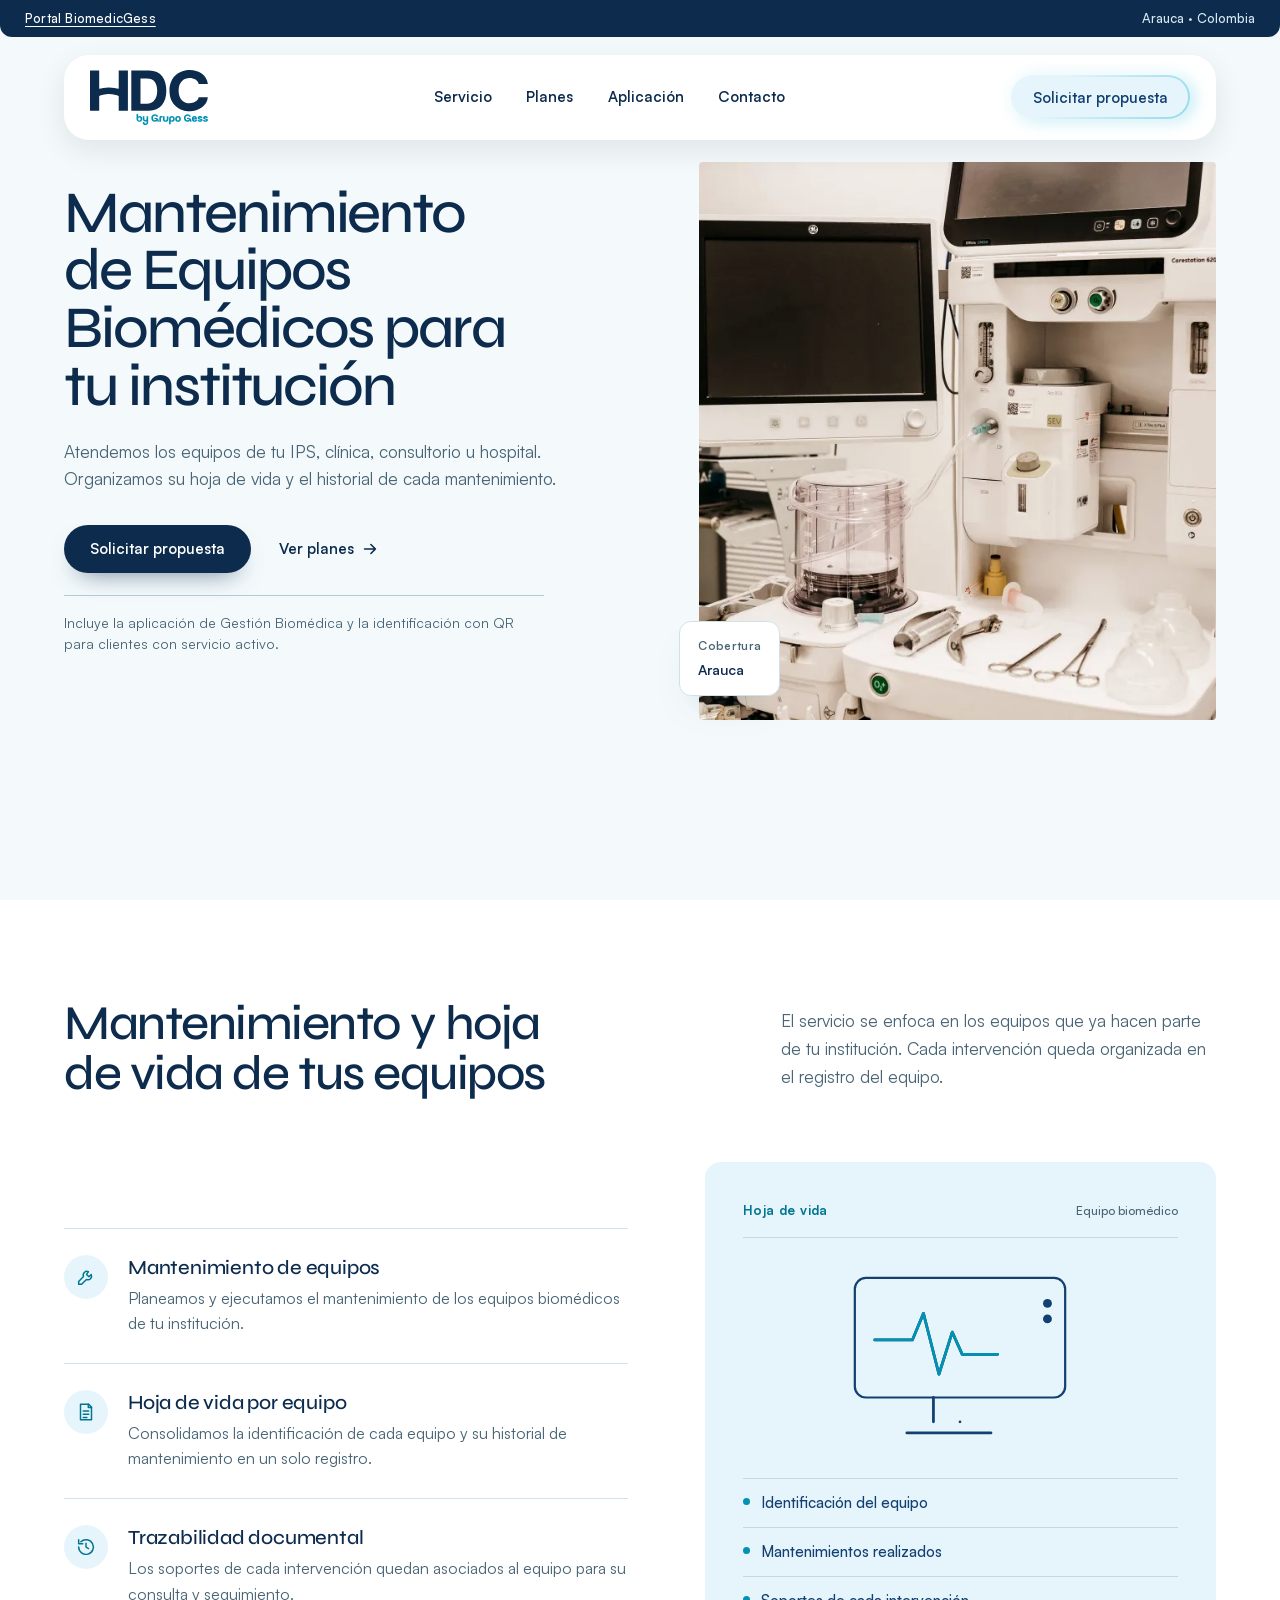
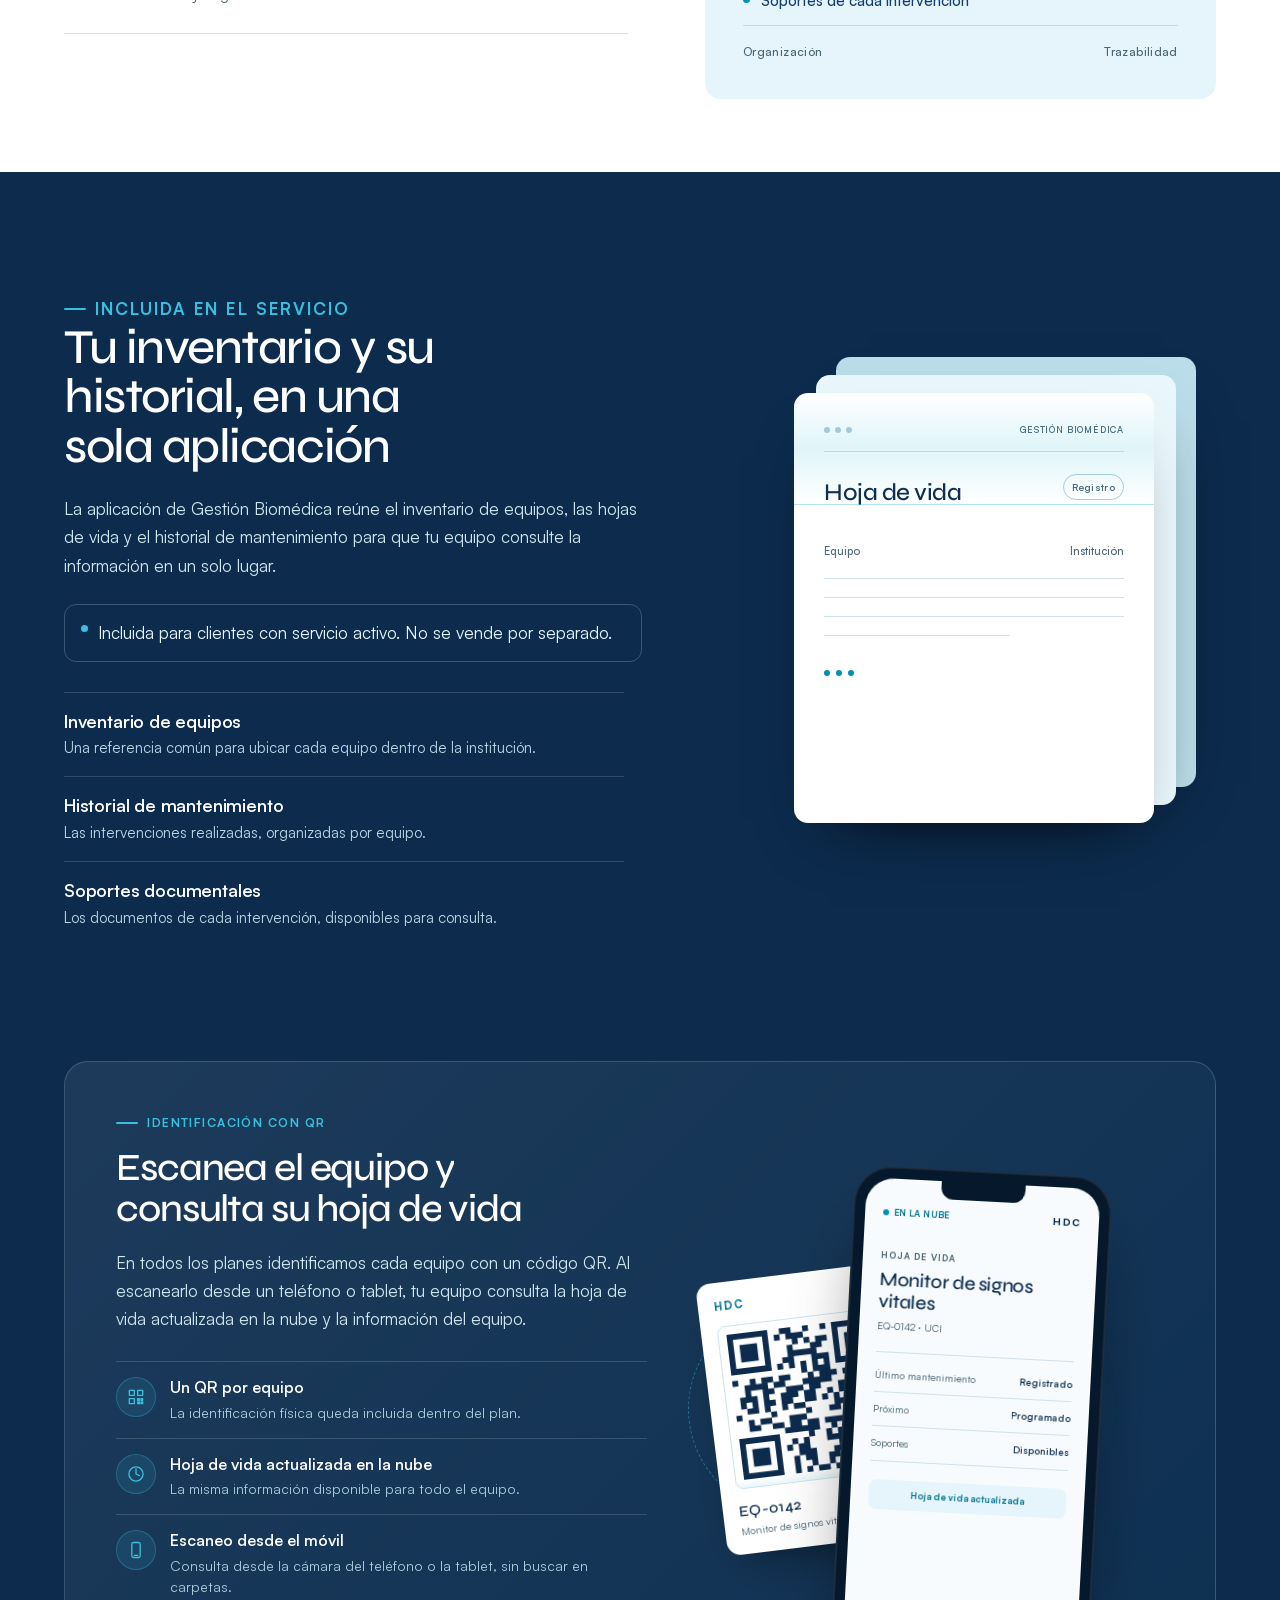
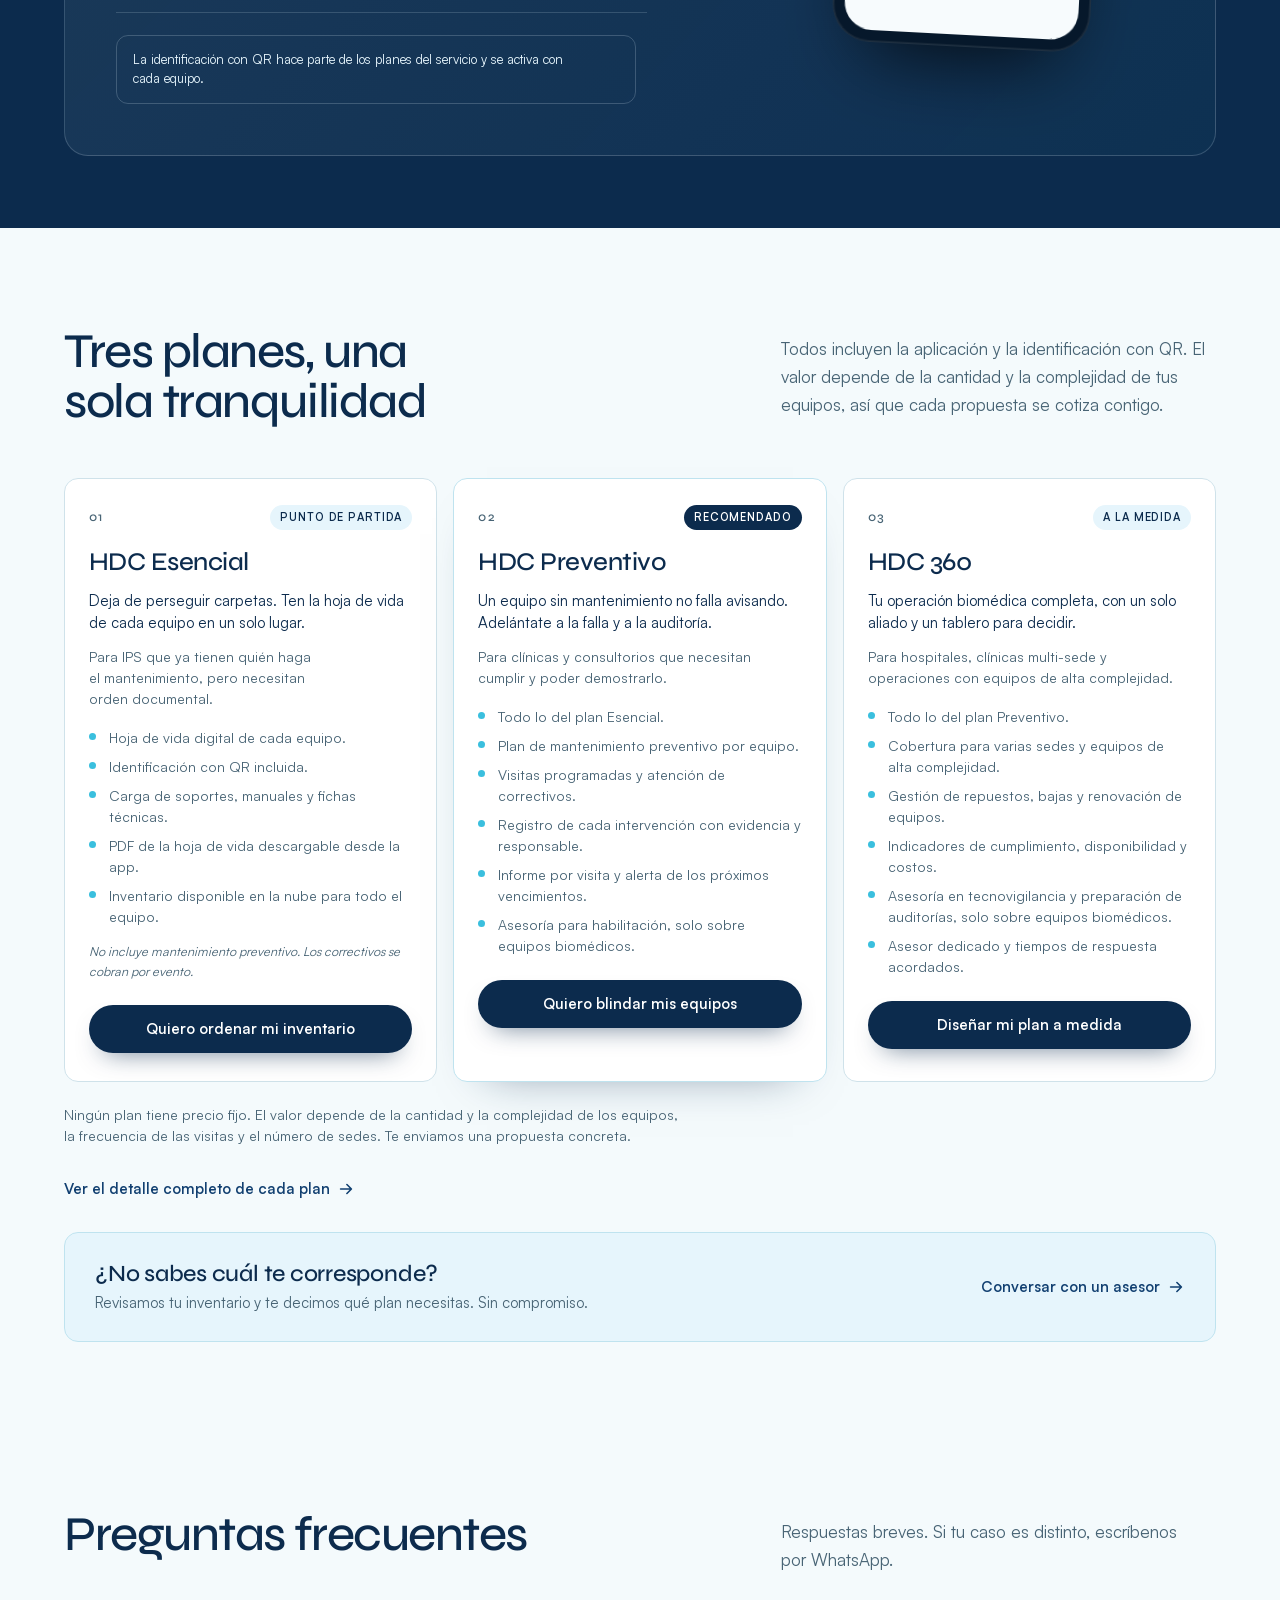
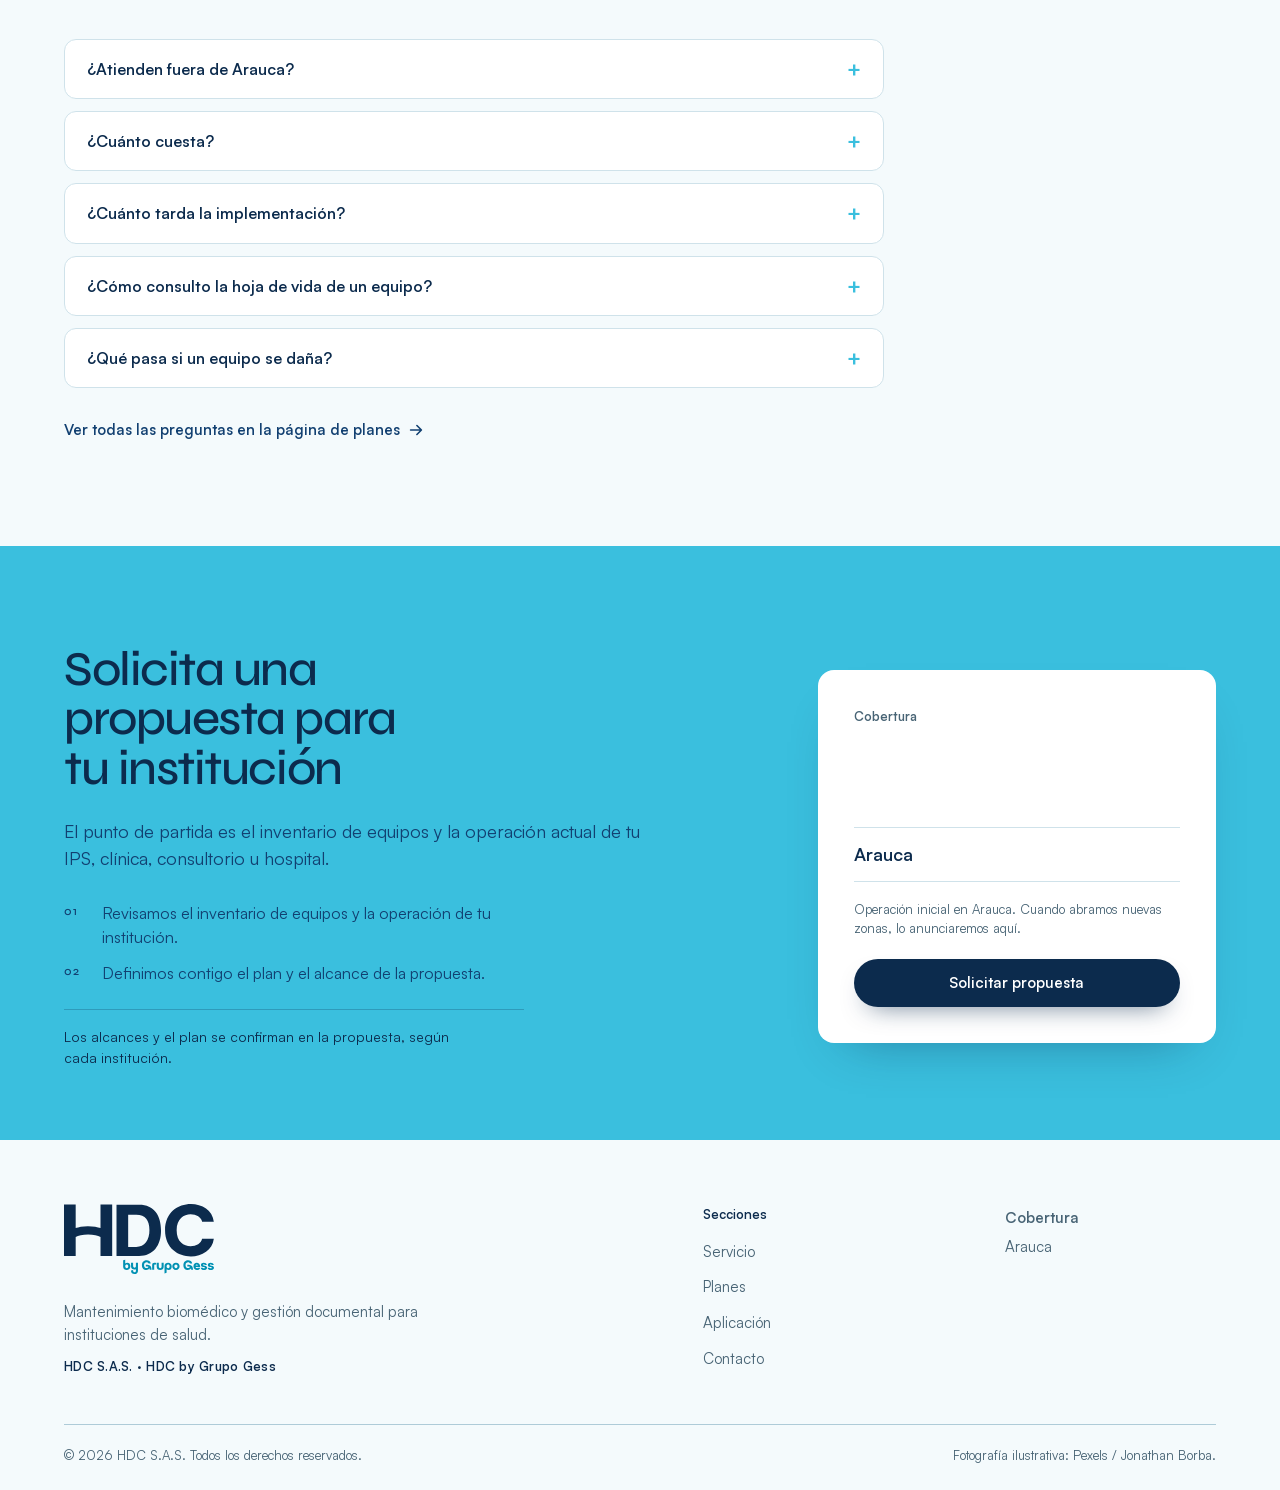
<file: index.html>
<!DOCTYPE html>
<html lang="es" data-type="service">
<head>
  <meta charset="utf-8">
  <meta name="viewport" content="width=device-width, initial-scale=1">
  <title>HDC Gestión Biomédica | Mantenimiento biomédico en Arauca</title>
  <meta name="description" content="Mantenimiento biomédico y hoja de vida digital para IPS, clínicas y hospitales en Arauca. Identificación con QR y gestión documental en la nube.">
  <meta name="theme-color" content="#0c2b4d">
  <meta name="color-scheme" content="light">
  <meta name="page-type" content="service">
  <meta name="site-kind" content="other">

  <link rel="canonical" href="https://www.hospitalcontinental.com/">
  <meta property="og:type" content="website">
  <meta property="og:locale" content="es_CO">
  <meta property="og:site_name" content="HDC Gestión Biomédica">
  <meta property="og:url" content="https://www.hospitalcontinental.com/">
  <meta property="og:title" content="Mantenimiento biomédico en Arauca">
  <meta property="og:description" content="Mantenimiento biomédico y hoja de vida digital para IPS, clínicas y hospitales en Arauca. Identificación con QR y gestión documental en la nube.">
  <meta property="og:image" content="https://www.hospitalcontinental.com/assets/img/og-hdc.png">
  <meta property="og:image:width" content="1200">
  <meta property="og:image:height" content="630">
  <meta property="og:image:alt" content="HDC Gestión Biomédica: mantenimiento biomédico en Arauca">
  <meta name="twitter:card" content="summary_large_image">
  <meta name="twitter:title" content="Mantenimiento biomédico en Arauca">
  <meta name="twitter:description" content="Mantenimiento biomédico y hoja de vida digital para IPS, clínicas y hospitales en Arauca.">
  <meta name="twitter:image" content="https://www.hospitalcontinental.com/assets/img/og-hdc.png">
  <meta name="twitter:image:alt" content="HDC Gestión Biomédica: mantenimiento biomédico en Arauca">

  <link rel="icon" href="assets/logo/hdc-dark.svg" type="image/svg+xml">
  <link rel="apple-touch-icon" href="assets/logo/apple-touch-icon.png">
  <link rel="preload" href="assets/fonts/Satoshi-Variable.woff2" as="font" type="font/woff2" crossorigin>
  <link rel="preload" href="assets/fonts/Syne-Medium.ttf" as="font" type="font/ttf" crossorigin>
  <link rel="stylesheet" href="assets/css/styles.css">
  <script src="assets/js/main.js" defer></script>

  <script type="application/ld+json">
    {
      "@context": "https://schema.org",
      "@type": "Service",
      "name": "Mantenimiento de equipos biomédicos",
      "serviceType": "Mantenimiento de equipos biomédicos",
      "description": "Mantenimiento de equipos biomédicos para IPS, clínicas, consultorios y hospitales, con hoja de vida e historial de mantenimiento organizados.",
      "provider": {
        "@type": "Organization",
        "name": "HDC S.A.S.",
        "alternateName": "HDC Gestión Biomédica",
        "telephone": "+57 313 872 9641",
        "address": {
          "@type": "PostalAddress",
          "streetAddress": "Cll. 20 # 12 - 34 Br. Las Villas",
          "addressLocality": "Saravena",
          "addressRegion": "Arauca",
          "addressCountry": "CO"
        }
      },
      "areaServed": [
        { "@type": "AdministrativeArea", "name": "Arauca" }
      ],
      "audience": {
        "@type": "BusinessAudience",
        "name": "IPS, clínicas, consultorios y hospitales"
      }
    }
  </script>
</head>
<body>
  <div class="scroll-progress" aria-hidden="true"><span></span></div>
  <a class="skip-link" href="#contenido">Saltar al contenido</a>

  <header class="site-header">
    <div class="topbar">
      <div class="topbar__inner">
        <p class="topbar__name"><a href="https://biomedica.hospitalcontinental.com" target="_blank" rel="noopener">Portal BiomedicGess<span class="visually-hidden"> (se abre en una pestaña nueva)</span></a></p>
        <p class="topbar__coverage">Arauca · Colombia</p>
      </div>
    </div>

    <nav class="main-nav" aria-label="Navegación principal">
      <div class="main-nav__inner">
        <a class="brand" href="#inicio" aria-label="HDC Gestión Biomédica, inicio">
          <img src="assets/logo/hdc-dark.svg" alt="HDC by Grupo Gess" width="730" height="341">
        </a>

        <ul class="nav-list">
          <li><a class="nav-link" href="#servicio">Servicio</a></li>
          <li><a class="nav-link" href="planes.html">Planes</a></li>
          <li><a class="nav-link" href="#aplicacion">Aplicación</a></li>
          <li><a class="nav-link" href="#contacto">Contacto</a></li>
        </ul>

        <div class="nav-actions">
          <a class="btn btn--nav" href="https://wa.me/573138729641?text=Hola%2C%20quiero%20una%20propuesta%20de%20mantenimiento%20biom%C3%A9dico%20para%20mi%20instituci%C3%B3n." target="_blank" rel="noopener">Solicitar propuesta</a>
        </div>

        <button class="menu-toggle" type="button" aria-expanded="false" aria-controls="mobile-menu">
          <span class="menu-toggle__lines" aria-hidden="true"><span></span><span></span></span>
          <span class="visually-hidden">Abrir menú</span>
        </button>
      </div>

      <div class="mobile-menu" id="mobile-menu" hidden>
        <ul class="mobile-menu__list">
          <li><a href="#servicio">Servicio</a></li>
          <li><a href="planes.html">Planes</a></li>
          <li><a href="#aplicacion">Aplicación</a></li>
          <li><a href="#contacto">Contacto</a></li>
        </ul>
        <a class="btn btn--primary btn--full" href="https://wa.me/573138729641?text=Hola%2C%20quiero%20una%20propuesta%20de%20mantenimiento%20biom%C3%A9dico%20para%20mi%20instituci%C3%B3n." target="_blank" rel="noopener">Solicitar propuesta</a>
      </div>
    </nav>
  </header>

  <main id="contenido">
    <section class="hero" id="inicio" aria-labelledby="hero-title">
      <div class="wrap hero__grid">
        <div class="hero__copy">
          <h1 id="hero-title" data-split>Mantenimiento de Equipos Biomédicos para tu institución</h1>
          <p class="lead" data-reveal style="--reveal-delay: 120ms">Atendemos los equipos de tu IPS, clínica, consultorio u hospital. Organizamos su hoja de vida y el historial de cada mantenimiento.</p>
          <div class="hero__actions" data-reveal style="--reveal-delay: 200ms">
            <a class="btn btn--primary" href="https://wa.me/573138729641?text=Hola%2C%20quiero%20una%20propuesta%20de%20mantenimiento%20biom%C3%A9dico%20para%20mi%20instituci%C3%B3n." target="_blank" rel="noopener">Solicitar propuesta</a>
            <a class="text-link" href="#planes">Ver planes
              <svg viewBox="0 0 20 20" aria-hidden="true"><path d="M4 10h11M11 5l5 5-5 5"/></svg>
            </a>
          </div>
          <p class="hero__note" data-reveal style="--reveal-delay: 280ms">Incluye la aplicación de Gestión Biomédica y la identificación con QR para clientes con servicio activo.</p>
        </div>

        <div class="hero__media" data-reveal="right" style="--reveal-delay: 160ms">
          <picture>
            <source type="image/webp" sizes="(max-width: 1023px) 100vw, 45vw" srcset="assets/img/equipos-biomedicos-800.webp 800w, assets/img/equipos-biomedicos-1200.webp 1200w, assets/img/equipos-biomedicos-1600.webp 1600w">
            <img class="hero__photo" src="assets/img/equipos-biomedicos-1200.jpg" alt="Equipo biomédico en una sala de cirugía" width="1200" height="1000" fetchpriority="high">
          </picture>
          <div class="coverage-card">
            <span class="coverage-card__label">Cobertura</span>
            <span class="coverage-card__value">Arauca</span>
          </div>
        </div>
      </div>
    </section>

    <section class="section section--service" id="servicio" aria-labelledby="servicio-title">
      <div class="wrap">
        <div class="section-head">
          <h2 id="servicio-title" data-split>Mantenimiento y hoja de vida de tus equipos</h2>
          <p data-reveal style="--reveal-delay: 120ms">El servicio se enfoca en los equipos que ya hacen parte de tu institución. Cada intervención queda organizada en el registro del equipo.</p>
        </div>

        <div class="service-layout">
          <ul class="service-list">
            <li class="service-item" data-reveal style="--reveal-delay: 80ms">
              <span class="service-icon" aria-hidden="true">
                <svg viewBox="0 0 24 24"><path d="M14.7 6.3a4 4 0 0 0-5.4 5.2L4 16.8V20h3.2l5.3-5.3a4 4 0 0 0 5.2-5.4l-2.5 2.5-2.6-2.6 2.1-2.9Z"/></svg>
              </span>
              <div>
                <h3>Mantenimiento de equipos</h3>
                <p>Planeamos y ejecutamos el mantenimiento de los equipos biomédicos de tu institución.</p>
              </div>
            </li>
            <li class="service-item" data-reveal style="--reveal-delay: 160ms">
              <span class="service-icon" aria-hidden="true">
                <svg viewBox="0 0 24 24"><path d="M6 3.5h9l3 3V20.5H6Z"/><path d="M14.5 3.5v3.5H18M9 11h6M9 14.5h6M9 18h4"/></svg>
              </span>
              <div>
                <h3>Hoja de vida por equipo</h3>
                <p>Consolidamos la identificación de cada equipo y su historial de mantenimiento en un solo registro.</p>
              </div>
            </li>
            <li class="service-item" data-reveal style="--reveal-delay: 240ms">
              <span class="service-icon" aria-hidden="true">
                <svg viewBox="0 0 24 24"><path d="M4 12a8 8 0 1 0 2.4-5.7"/><path d="M4 4v4.5h4.5M12 8v4l2.7 1.7"/></svg>
              </span>
              <div>
                <h3>Trazabilidad documental</h3>
                <p>Los soportes de cada intervención quedan asociados al equipo para su consulta y seguimiento.</p>
              </div>
            </li>
          </ul>

          <div class="record-panel" data-reveal="right" data-tilt style="--reveal-delay: 120ms" aria-hidden="true">
            <div class="record-panel__top">
              <span class="record-panel__eyebrow">Hoja de vida</span>
              <span class="record-panel__id">Equipo biomédico</span>
            </div>

            <div class="record-panel__device">
              <svg viewBox="0 0 280 190">
                <rect x="45" y="18" width="190" height="108" rx="10" fill="none" stroke="currentColor" stroke-width="2"/>
                <path class="record-panel__trace" d="M63 74h34l10-24 14 55 12-38 9 20h32" fill="none" stroke="currentColor" stroke-width="2.5" stroke-linecap="round" stroke-linejoin="round"/>
                <path class="record-panel__pulse" d="M63 74h34l10-24 14 55 12-38 9 20h32" fill="none" stroke="currentColor" stroke-width="2.5" stroke-linecap="round" stroke-linejoin="round"/>
                <path d="M116 126v22M92 158h76M140 148h0" fill="none" stroke="currentColor" stroke-width="2.5" stroke-linecap="round"/>
                <circle cx="219" cy="41" r="4" fill="currentColor"/>
                <circle cx="219" cy="55" r="4" fill="currentColor"/>
              </svg>
            </div>

            <ul class="record-panel__rows">
              <li><span class="record-panel__dot"></span><span>Identificación del equipo</span></li>
              <li><span class="record-panel__dot"></span><span>Mantenimientos realizados</span></li>
              <li><span class="record-panel__dot"></span><span>Soportes de cada intervención</span></li>
            </ul>

            <div class="record-panel__foot">
              <span>Organización</span>
              <span>Trazabilidad</span>
            </div>
          </div>
        </div>
      </div>
    </section>

    <section class="section section--value" id="aplicacion" aria-labelledby="aplicacion-title">
      <div class="wrap value-layout">
        <div class="value-copy">
          <p class="eyebrow" data-reveal>Incluida en el servicio</p>
          <h2 id="aplicacion-title" data-split>Tu inventario y su historial, en una sola aplicación</h2>
          <p data-reveal style="--reveal-delay: 120ms">La aplicación de Gestión Biomédica reúne el inventario de equipos, las hojas de vida y el historial de mantenimiento para que tu equipo consulte la información en un solo lugar.</p>
          <p class="included" data-reveal style="--reveal-delay: 180ms"><span class="included__dot" aria-hidden="true"></span> Incluida para clientes con servicio activo. No se vende por separado.</p>

          <ul class="value-list">
            <li data-reveal style="--reveal-delay: 80ms">
              <h3>Inventario de equipos</h3>
              <p>Una referencia común para ubicar cada equipo dentro de la institución.</p>
            </li>
            <li data-reveal style="--reveal-delay: 140ms">
              <h3>Historial de mantenimiento</h3>
              <p>Las intervenciones realizadas, organizadas por equipo.</p>
            </li>
            <li data-reveal style="--reveal-delay: 200ms">
              <h3>Soportes documentales</h3>
              <p>Los documentos de cada intervención, disponibles para consulta.</p>
            </li>
          </ul>
        </div>

        <div class="archive" data-reveal="left" data-tilt style="--reveal-delay: 120ms" aria-hidden="true">
          <div class="archive__sheet archive__sheet--back">
            <span class="archive__title">Soportes</span>
            <span class="archive__rule"></span>
            <span class="archive__rule"></span>
            <span class="archive__rule archive__rule--short"></span>
          </div>
          <div class="archive__sheet archive__sheet--mid">
            <span class="archive__title">Historial</span>
            <span class="archive__rule"></span>
            <span class="archive__rule"></span>
            <span class="archive__rule archive__rule--short"></span>
          </div>
          <div class="archive__sheet archive__sheet--front">
            <div class="archive__chrome">
              <span class="archive__chrome-dots"><span></span><span></span><span></span></span>
              <span class="archive__chrome-label">Gestión Biomédica</span>
            </div>
            <div class="archive__head">
              <span class="archive__title">Hoja de vida</span>
              <span class="archive__tag">Registro</span>
            </div>
            <div class="archive__meta">
              <span>Equipo</span>
              <span>Institución</span>
            </div>
            <span class="archive__rule"></span>
            <span class="archive__rule"></span>
            <span class="archive__rule"></span>
            <span class="archive__rule archive__rule--short"></span>
            <div class="archive__foot">
              <span class="archive__dot"></span>
              <span class="archive__dot"></span>
              <span class="archive__dot"></span>
            </div>
            <span class="archive__scan"></span>
          </div>
        </div>
      </div>

      <div class="wrap">
        <div class="qr-feature">
          <div class="qr-feature__copy">
            <p class="eyebrow" data-reveal>Identificación con QR</p>
            <h3 class="qr-feature__title" data-split>Escanea el equipo y consulta su hoja de vida</h3>
            <p data-reveal style="--reveal-delay: 100ms">En todos los planes identificamos cada equipo con un código QR. Al escanearlo desde un teléfono o tablet, tu equipo consulta la hoja de vida actualizada en la nube y la información del equipo.</p>

            <ul class="qr-points">
              <li data-reveal style="--reveal-delay: 80ms">
                <span class="qr-points__icon" aria-hidden="true">
                  <svg viewBox="0 0 24 24"><path d="M4 4h6v6H4zM14 4h6v6h-6zM4 14h6v6H4zM14 14h2v2h-2zM18 14h2v2h-2zM14 18h2v2h-2zM18 18h2v2h-2z"/></svg>
                </span>
                <div>
                  <strong>Un QR por equipo</strong>
                  <span>La identificación física queda incluida dentro del plan.</span>
                </div>
              </li>
              <li data-reveal style="--reveal-delay: 150ms">
                <span class="qr-points__icon" aria-hidden="true">
                  <svg viewBox="0 0 24 24"><path d="M12 6v6l4 2"/><circle cx="12" cy="12" r="8.5"/></svg>
                </span>
                <div>
                  <strong>Hoja de vida actualizada en la nube</strong>
                  <span>La misma información disponible para todo el equipo.</span>
                </div>
              </li>
              <li data-reveal style="--reveal-delay: 220ms">
                <span class="qr-points__icon" aria-hidden="true">
                  <svg viewBox="0 0 24 24"><rect x="7" y="3" width="10" height="18" rx="2"/><path d="M10 18.5h4"/></svg>
                </span>
                <div>
                  <strong>Escaneo desde el móvil</strong>
                  <span>Consulta desde la cámara del teléfono o la tablet, sin buscar en carpetas.</span>
                </div>
              </li>
            </ul>

            <p class="qr-note" data-reveal style="--reveal-delay: 120ms">La identificación con QR hace parte de los planes del servicio y se activa con cada equipo.</p>
          </div>

          <div class="qr-visual" aria-hidden="true">
            <span class="qr-visual__glow"></span>
            <span class="qr-visual__ring"></span>

            <div class="qr-label">
              <span class="qr-label__brand">HDC</span>
              <span class="qr-label__code">
                <svg viewBox="0 0 25 25" role="presentation" focusable="false"><path d="M0 0h7v1h-7zM9 0h2v1h-2zM13 0h1v1h-1zM16 0h1v1h-1zM18 0h7v1h-7zM0 1h1v1h-1zM6 1h1v1h-1zM8 1h1v1h-1zM10 1h3v1h-3zM18 1h1v1h-1zM24 1h1v1h-1zM0 2h1v1h-1zM2 2h3v1h-3zM6 2h1v1h-1zM11 2h1v1h-1zM13 2h1v1h-1zM15 2h2v1h-2zM18 2h1v1h-1zM20 2h3v1h-3zM24 2h1v1h-1zM0 3h1v1h-1zM2 3h3v1h-3zM6 3h1v1h-1zM10 3h1v1h-1zM14 3h2v1h-2zM18 3h1v1h-1zM20 3h3v1h-3zM24 3h1v1h-1zM0 4h1v1h-1zM2 4h3v1h-3zM6 4h1v1h-1zM10 4h5v1h-5zM18 4h1v1h-1zM20 4h3v1h-3zM24 4h1v1h-1zM0 5h1v1h-1zM6 5h1v1h-1zM9 5h2v1h-2zM14 5h3v1h-3zM18 5h1v1h-1zM24 5h1v1h-1zM0 6h7v1h-7zM8 6h1v1h-1zM10 6h1v1h-1zM12 6h1v1h-1zM14 6h1v1h-1zM16 6h1v1h-1zM18 6h7v1h-7zM12 7h1v1h-1zM14 7h3v1h-3zM0 8h1v1h-1zM3 8h1v1h-1zM5 8h2v1h-2zM8 8h2v1h-2zM13 8h1v1h-1zM15 8h3v1h-3zM19 8h2v1h-2zM22 8h1v1h-1zM24 8h1v1h-1zM2 9h4v1h-4zM7 9h2v1h-2zM12 9h5v1h-5zM22 9h2v1h-2zM2 10h1v1h-1zM5 10h2v1h-2zM9 10h3v1h-3zM13 10h2v1h-2zM18 10h7v1h-7zM1 11h3v1h-3zM5 11h1v1h-1zM8 11h3v1h-3zM12 11h2v1h-2zM16 11h1v1h-1zM18 11h2v1h-2zM21 11h1v1h-1zM23 11h2v1h-2zM1 12h1v1h-1zM3 12h1v1h-1zM5 12h2v1h-2zM8 12h2v1h-2zM12 12h2v1h-2zM15 12h1v1h-1zM17 12h1v1h-1zM21 12h1v1h-1zM23 12h2v1h-2zM2 13h2v1h-2zM5 13h1v1h-1zM8 13h1v1h-1zM10 13h2v1h-2zM17 13h2v1h-2zM23 13h1v1h-1zM0 14h1v1h-1zM6 14h1v1h-1zM12 14h1v1h-1zM16 14h2v1h-2zM19 14h4v1h-4zM24 14h1v1h-1zM2 15h1v1h-1zM4 15h2v1h-2zM9 15h3v1h-3zM23 15h1v1h-1zM2 16h2v1h-2zM6 16h2v1h-2zM9 16h2v1h-2zM12 16h2v1h-2zM15 16h7v1h-7zM23 16h1v1h-1zM8 17h6v1h-6zM16 17h1v1h-1zM18 17h2v1h-2zM24 17h1v1h-1zM0 18h7v1h-7zM12 18h1v1h-1zM15 18h1v1h-1zM17 18h1v1h-1zM20 18h1v1h-1zM22 18h1v1h-1zM24 18h1v1h-1zM0 19h1v1h-1zM6 19h1v1h-1zM9 19h1v1h-1zM11 19h1v1h-1zM15 19h3v1h-3zM19 19h1v1h-1zM22 19h2v1h-2zM0 20h1v1h-1zM2 20h3v1h-3zM6 20h1v1h-1zM8 20h1v1h-1zM10 20h2v1h-2zM17 20h2v1h-2zM20 20h5v1h-5zM0 21h1v1h-1zM2 21h3v1h-3zM6 21h1v1h-1zM10 21h3v1h-3zM16 21h2v1h-2zM20 21h2v1h-2zM0 22h1v1h-1zM2 22h3v1h-3zM6 22h1v1h-1zM9 22h1v1h-1zM11 22h2v1h-2zM15 22h2v1h-2zM18 22h1v1h-1zM21 22h3v1h-3zM0 23h1v1h-1zM6 23h1v1h-1zM9 23h1v1h-1zM12 23h1v1h-1zM15 23h1v1h-1zM17 23h1v1h-1zM21 23h1v1h-1zM23 23h1v1h-1zM0 24h7v1h-7zM9 24h1v1h-1zM11 24h1v1h-1zM13 24h2v1h-2zM16 24h1v1h-1zM18 24h1v1h-1zM23 24h2v1h-2z"/></svg>
              </span>
              <span class="qr-label__id">EQ-0142</span>
              <span class="qr-label__meta">Monitor de signos vitales</span>
            </div>

            <div class="qr-phone">
              <span class="qr-phone__notch"></span>
              <div class="qr-phone__screen">
                <div class="qr-phone__top">
                  <span class="qr-phone__live"><i></i> En la nube</span>
                  <span class="qr-phone__brand">HDC</span>
                </div>
                <p class="qr-phone__eyebrow">Hoja de vida</p>
                <strong class="qr-phone__title">Monitor de signos vitales</strong>
                <span class="qr-phone__id">EQ-0142 · UCI</span>
                <span class="qr-phone__rule"></span>
                <div class="qr-phone__row"><span>Último mantenimiento</span><span>Registrado</span></div>
                <div class="qr-phone__row"><span>Próximo</span><span>Programado</span></div>
                <div class="qr-phone__row"><span>Soportes</span><span>Disponibles</span></div>
                <span class="qr-phone__badge">Hoja de vida actualizada</span>
              </div>
            </div>

            <span class="qr-beam"></span>
          </div>
        </div>
      </div>
    </section>

    <section class="section section--plans" id="planes" aria-labelledby="planes-title">
      <div class="wrap">
        <div class="section-head section-head--plans">
          <h2 id="planes-title" data-split>Tres planes, una sola tranquilidad</h2>
          <p data-reveal style="--reveal-delay: 120ms">Todos incluyen la aplicación y la identificación con QR. El valor depende de la cantidad y la complejidad de tus equipos, así que cada propuesta se cotiza contigo.</p>
        </div>

        <div class="plans-grid">
          <article class="plan" data-reveal style="--reveal-delay: 60ms">
            <div class="plan__top">
              <span class="plan__index" aria-hidden="true">01</span>
              <span class="plan__label">Punto de partida</span>
            </div>
            <h3>HDC Esencial</h3>
            <p class="plan__tagline">Deja de perseguir carpetas. Ten la hoja de vida de cada equipo en un solo lugar.</p>
            <p class="plan__for">Para IPS que ya tienen quién haga el mantenimiento, pero necesitan orden documental.</p>
            <ul class="plan__list">
              <li>Hoja de vida digital de cada equipo.</li>
              <li>Identificación con QR incluida.</li>
              <li>Carga de soportes, manuales y fichas técnicas.</li>
              <li>PDF de la hoja de vida descargable desde la app.</li>
              <li>Inventario disponible en la nube para todo el equipo.</li>
            </ul>
            <p class="plan__note">No incluye mantenimiento preventivo. Los correctivos se cobran por evento.</p>
            <a class="btn btn--primary btn--full plan__cta" href="https://wa.me/573138729641?text=Hola%2C%20me%20interesa%20el%20plan%20HDC%20Esencial%20para%20mi%20instituci%C3%B3n." target="_blank" rel="noopener">Quiero ordenar mi inventario</a>
          </article>

          <article class="plan plan--featured" data-reveal style="--reveal-delay: 120ms">
            <div class="plan__top">
              <span class="plan__index" aria-hidden="true">02</span>
              <span class="plan__label plan__label--hot">Recomendado</span>
            </div>
            <h3>HDC Preventivo</h3>
            <p class="plan__tagline">Un equipo sin mantenimiento no falla avisando. Adelántate a la falla y a la auditoría.</p>
            <p class="plan__for">Para clínicas y consultorios que necesitan cumplir y poder demostrarlo.</p>
            <ul class="plan__list">
              <li>Todo lo del plan Esencial.</li>
              <li>Plan de mantenimiento preventivo por equipo.</li>
              <li>Visitas programadas y atención de correctivos.</li>
              <li>Registro de cada intervención con evidencia y responsable.</li>
              <li>Informe por visita y alerta de los próximos vencimientos.</li>
              <li>Asesoría para habilitación, solo sobre equipos biomédicos.</li>
            </ul>
            <a class="btn btn--primary btn--full plan__cta" href="https://wa.me/573138729641?text=Hola%2C%20me%20interesa%20el%20plan%20HDC%20Preventivo%20para%20mi%20instituci%C3%B3n." target="_blank" rel="noopener">Quiero blindar mis equipos</a>
          </article>

          <article class="plan" data-reveal style="--reveal-delay: 180ms">
            <div class="plan__top">
              <span class="plan__index" aria-hidden="true">03</span>
              <span class="plan__label">A la medida</span>
            </div>
            <h3>HDC 360</h3>
            <p class="plan__tagline">Tu operación biomédica completa, con un solo aliado y un tablero para decidir.</p>
            <p class="plan__for">Para hospitales, clínicas multi-sede y operaciones con equipos de alta complejidad.</p>
            <ul class="plan__list">
              <li>Todo lo del plan Preventivo.</li>
              <li>Cobertura para varias sedes y equipos de alta complejidad.</li>
              <li>Gestión de repuestos, bajas y renovación de equipos.</li>
              <li>Indicadores de cumplimiento, disponibilidad y costos.</li>
              <li>Asesoría en tecnovigilancia y preparación de auditorías, solo sobre equipos biomédicos.</li>
              <li>Asesor dedicado y tiempos de respuesta acordados.</li>
            </ul>
            <a class="btn btn--primary btn--full plan__cta" href="https://wa.me/573138729641?text=Hola%2C%20quiero%20un%20plan%20a%20la%20medida%20%28HDC%20360%29%20para%20mi%20instituci%C3%B3n." target="_blank" rel="noopener">Diseñar mi plan a medida</a>
          </article>
        </div>

        <p class="plans-note" data-reveal style="--reveal-delay: 100ms">Ningún plan tiene precio fijo. El valor depende de la cantidad y la complejidad de los equipos, la frecuencia de las visitas y el número de sedes. Te enviamos una propuesta concreta.</p>

        <p class="plans-note" data-reveal style="--reveal-delay: 100ms"><a class="text-link text-link--dark" href="planes.html">Ver el detalle completo de cada plan
            <svg viewBox="0 0 20 20" aria-hidden="true"><path d="M4 10h11M11 5l5 5-5 5"/></svg>
          </a></p>

        <aside class="special-plan" data-reveal style="--reveal-delay: 80ms" aria-labelledby="special-plan-title">
          <div>
            <h3 id="special-plan-title">¿No sabes cuál te corresponde?</h3>
            <p>Revisamos tu inventario y te decimos qué plan necesitas. Sin compromiso.</p>
          </div>
          <a class="text-link text-link--dark" href="https://wa.me/573138729641?text=Hola%2C%20quiero%20hablar%20con%20un%20asesor%20sobre%20el%20servicio%20de%20HDC." target="_blank" rel="noopener">Conversar con un asesor
            <svg viewBox="0 0 20 20" aria-hidden="true"><path d="M4 10h11M11 5l5 5-5 5"/></svg>
          </a>
        </aside>
      </div>
    </section>

    <section class="section section--faq" id="preguntas" aria-labelledby="faq-title">
      <div class="wrap">
        <div class="section-head">
          <h2 id="faq-title" data-split>Preguntas frecuentes</h2>
          <p data-reveal style="--reveal-delay: 120ms">Respuestas breves. Si tu caso es distinto, escríbenos por WhatsApp.</p>
        </div>

        <ul class="faq-list">
          <li class="faq-item" data-reveal>
            <details>
              <summary>¿Atienden fuera de Arauca?</summary>
              <p class="faq-item__body">Por ahora la operación es solo en Arauca. Cuando abramos nuevas zonas, lo anunciaremos en esta página.</p>
            </details>
          </li>
          <li class="faq-item" data-reveal>
            <details>
              <summary>¿Cuánto cuesta?</summary>
              <p class="faq-item__body">Ningún plan tiene precio fijo. El valor depende de la cantidad y la complejidad de los equipos, la frecuencia de las visitas y el número de sedes. Te enviamos una propuesta concreta después de conversar con un asesor.</p>
            </details>
          </li>
          <li class="faq-item" data-reveal>
            <details>
              <summary>¿Cuánto tarda la implementación?</summary>
              <p class="faq-item__body">Hasta 8 días hábiles desde el primer pago. En ese plazo cargamos las hojas de vida y soportes en la página web y te entregamos el usuario para consultar toda la información.</p>
            </details>
          </li>
          <li class="faq-item" data-reveal>
            <details>
              <summary>¿Cómo consulto la hoja de vida de un equipo?</summary>
              <p class="faq-item__body">Escaneas el código QR asignado al equipo biomédico e ingresas con tu usuario y contraseña. Te lleva directamente a la hoja de vida del equipo. También puedes entrar desde el portal BiomedicGess.</p>
            </details>
          </li>
          <li class="faq-item" data-reveal>
            <details>
              <summary>¿Qué pasa si un equipo se daña?</summary>
              <p class="faq-item__body">Reportas la novedad por la plataforma. Según el equipo y su necesidad, te damos respuesta en general en un máximo de 48 horas. En el plan Esencial, los mantenimientos correctivos se cobran por evento y el valor se acuerda con el asesor.</p>
            </details>
          </li>
        </ul>

        <p class="plans-note" data-reveal style="--reveal-delay: 100ms"><a class="text-link text-link--dark" href="planes.html">Ver todas las preguntas en la página de planes
            <svg viewBox="0 0 20 20" aria-hidden="true"><path d="M4 10h11M11 5l5 5-5 5"/></svg>
          </a></p>
      </div>
    </section>

    <section class="section section--contact" id="contacto" aria-labelledby="contacto-title">
      <div class="wrap contact-layout">
        <div class="contact-copy">
          <h2 id="contacto-title" data-split>Solicita una propuesta para tu institución</h2>
          <p data-reveal style="--reveal-delay: 100ms">El punto de partida es el inventario de equipos y la operación actual de tu IPS, clínica, consultorio u hospital.</p>
          <ol class="contact-steps" data-reveal style="--reveal-delay: 160ms">
            <li>Revisamos el inventario de equipos y la operación de tu institución.</li>
            <li>Definimos contigo el plan y el alcance de la propuesta.</li>
          </ol>
          <p class="contact-note" data-reveal style="--reveal-delay: 220ms">Los alcances y el plan se confirman en la propuesta, según cada institución.</p>
        </div>

        <div class="contact-card" data-reveal="right" style="--reveal-delay: 120ms">
          <p class="contact-card__label">Cobertura</p>
          <ul class="coverage-list">
            <li>Arauca</li>
          </ul>
          <p class="contact-card__hint">Operación inicial en Arauca. Cuando abramos nuevas zonas, lo anunciaremos aquí.</p>
          <a class="btn btn--primary btn--full" href="https://wa.me/573138729641?text=Hola%2C%20quiero%20una%20propuesta%20de%20mantenimiento%20biom%C3%A9dico%20para%20mi%20instituci%C3%B3n." target="_blank" rel="noopener">Solicitar propuesta</a>
        </div>
      </div>
    </section>
  </main>

  <footer class="site-footer">
    <div class="wrap footer-grid" data-reveal>
      <div class="footer-brand">
        <a class="footer-brand__logo" href="#inicio" aria-label="HDC Gestión Biomédica, inicio">
          <img src="assets/logo/hdc-dark.svg" alt="HDC by Grupo Gess" width="730" height="341">
        </a>
        <p>Mantenimiento biomédico y gestión documental para instituciones de salud.</p>
        <p class="footer-entity">HDC S.A.S. · HDC by Grupo Gess</p>
      </div>

      <nav class="footer-nav" aria-label="Navegación del pie">
        <p class="footer-title">Secciones</p>
        <ul>
          <li><a href="#servicio">Servicio</a></li>
          <li><a href="planes.html">Planes</a></li>
          <li><a href="#aplicacion">Aplicación</a></li>
          <li><a href="#contacto">Contacto</a></li>
        </ul>
      </nav>

      <div class="footer-coverage">
        <p class="footer-title">Cobertura</p>
        <p>Arauca</p>
      </div>
    </div>

    <div class="wrap footer-bottom">
      <p>© 2026 HDC S.A.S. Todos los derechos reservados.</p>
      <!-- Enlaces legales ocultos hasta publicar las políticas aprobadas.
      <nav class="footer-legal" aria-label="Información legal">
        <a href="politica-de-privacidad.html">Privacidad</a>
        <a href="terminos-y-condiciones.html">Términos</a>
        <a href="politica-de-cookies.html">Cookies</a>
        <a href="accesibilidad.html">Accesibilidad</a>
      </nav>
      -->
      <p class="footer-credit">Fotografía ilustrativa: Pexels / Jonathan Borba.</p>
    </div>
  </footer>
</body>
</html>
</file>
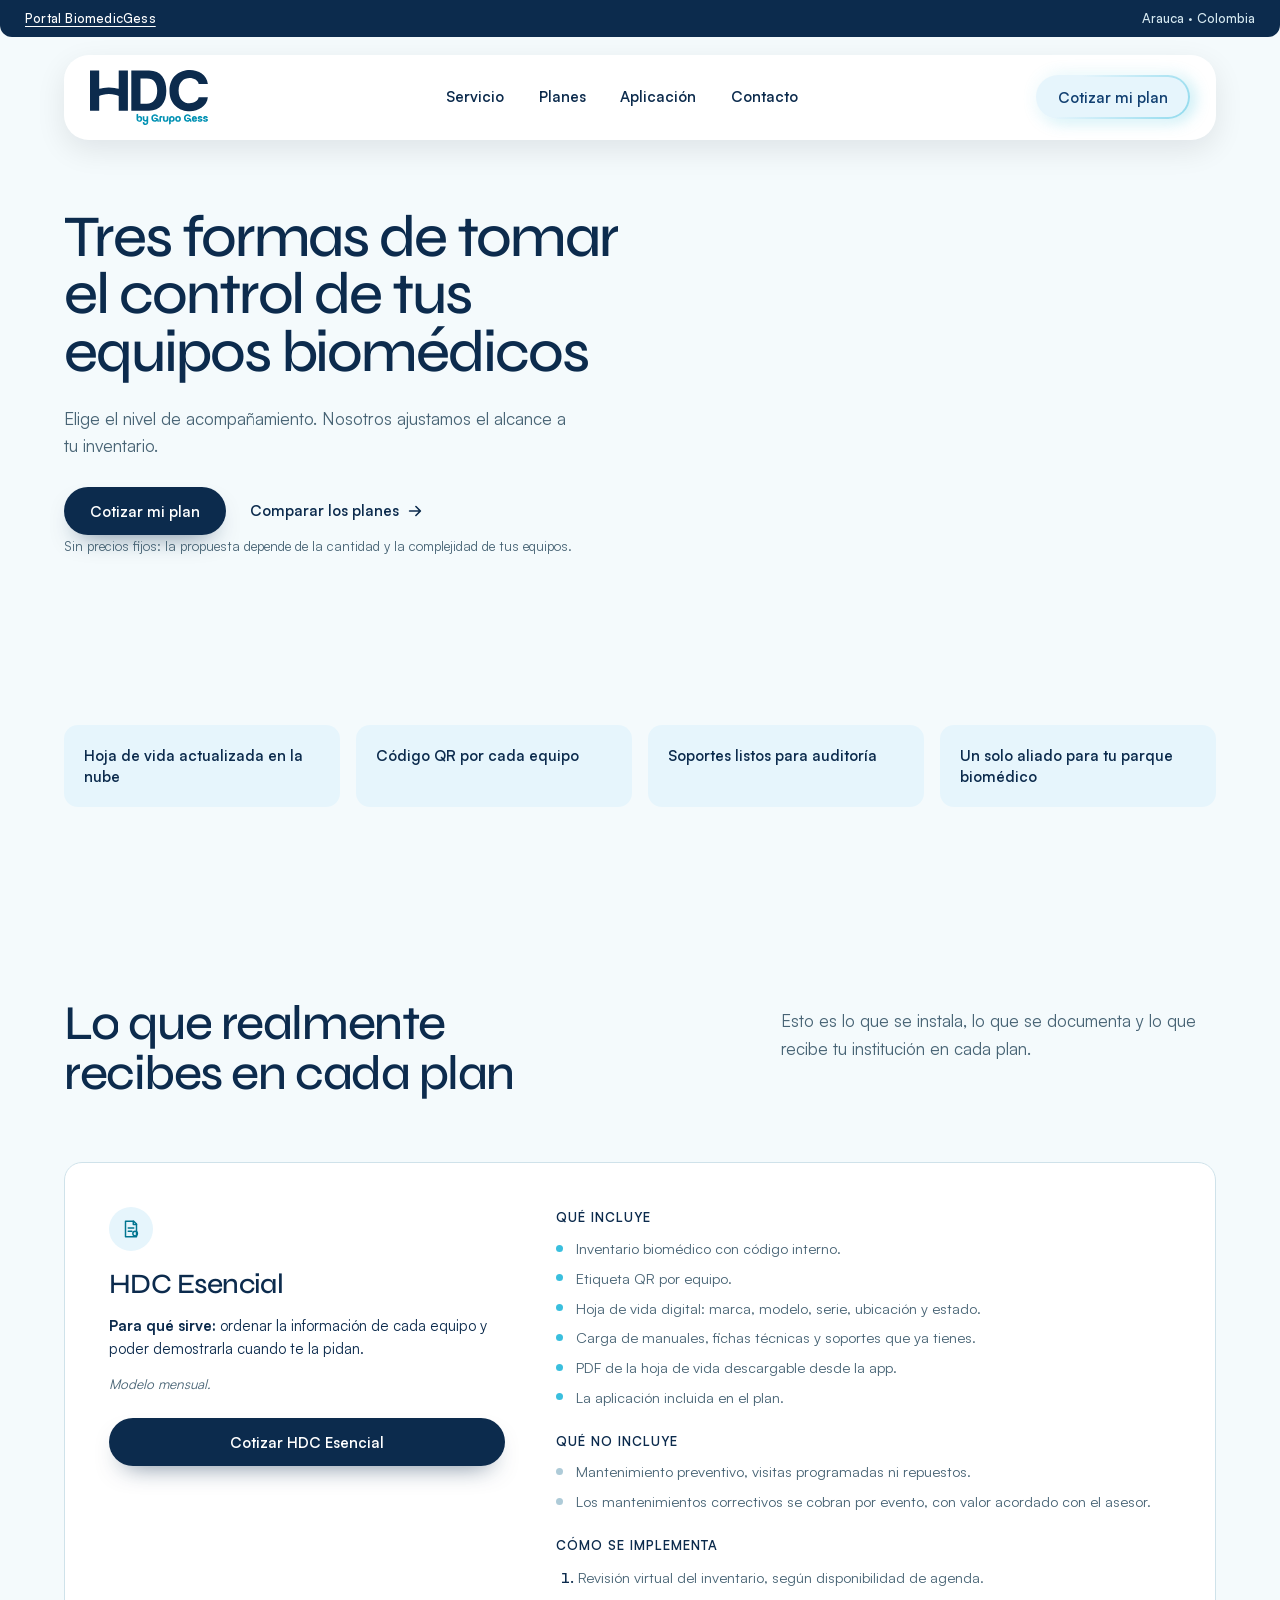
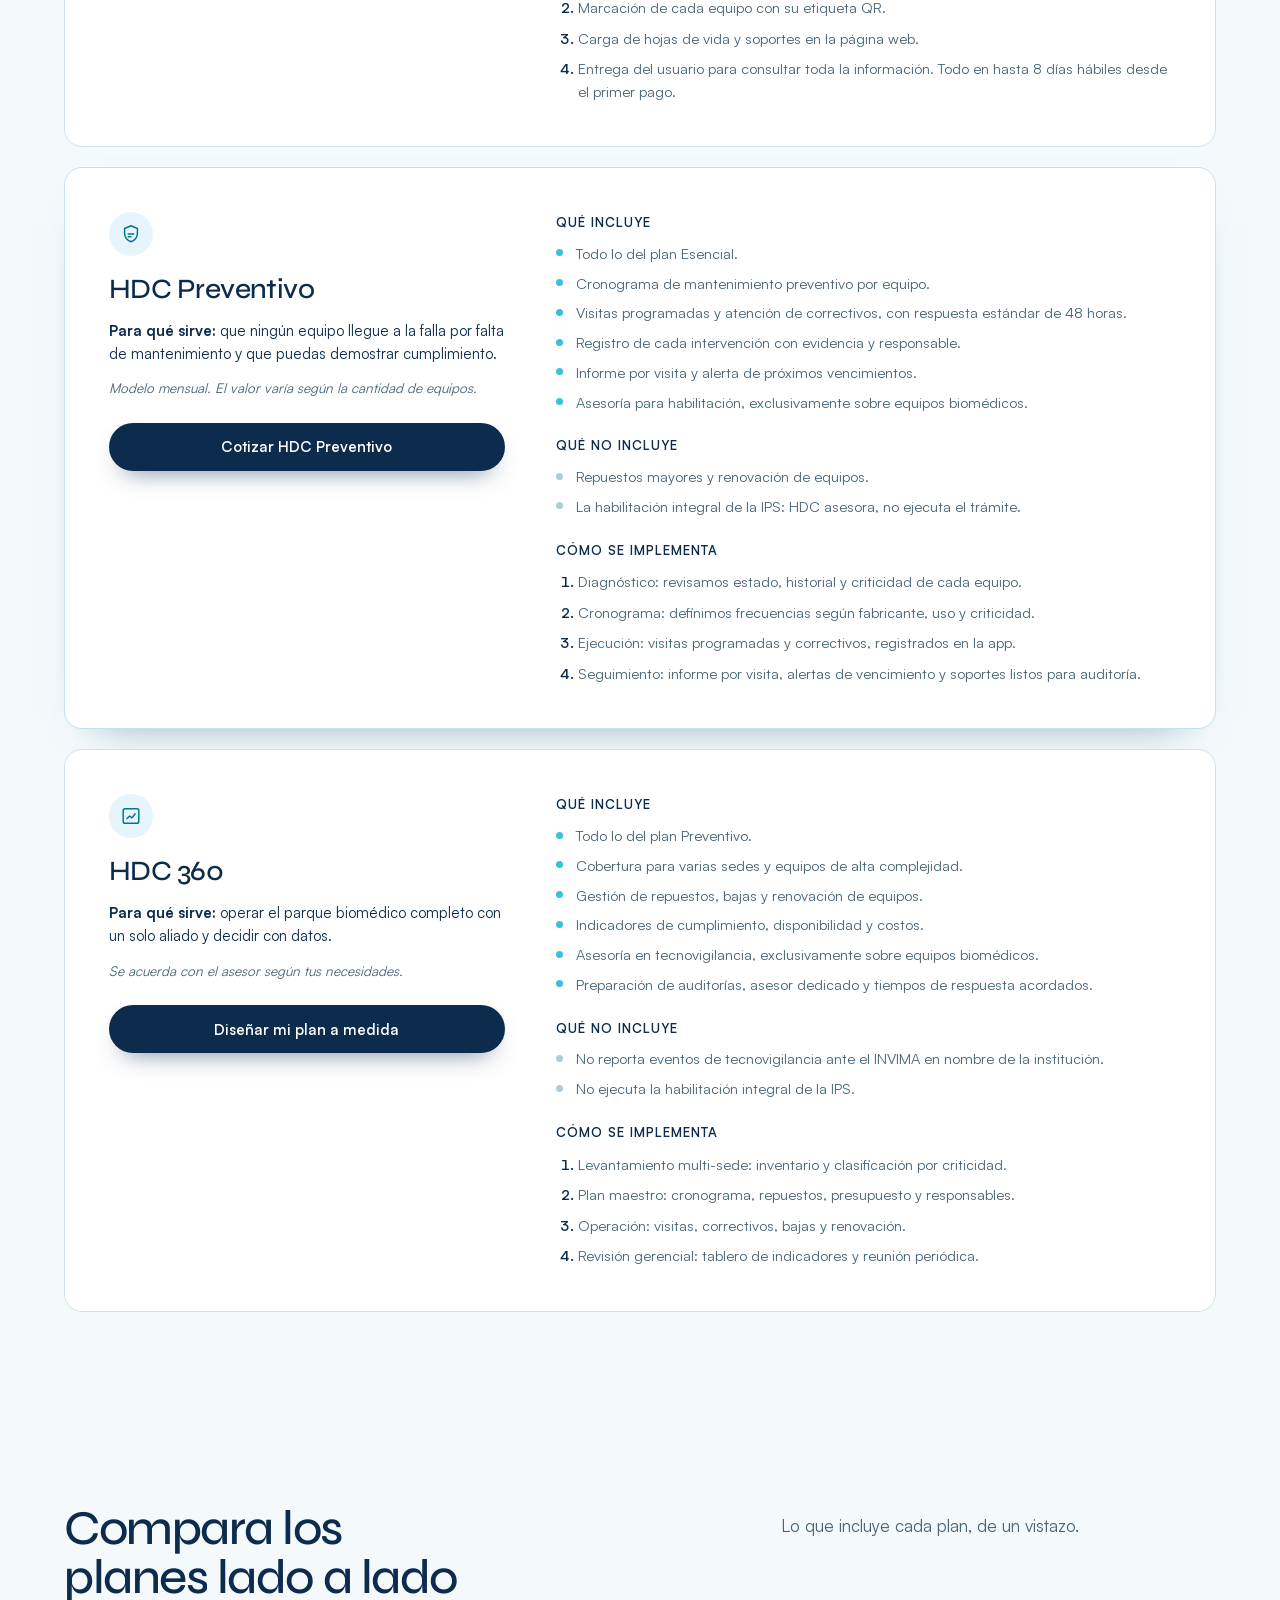
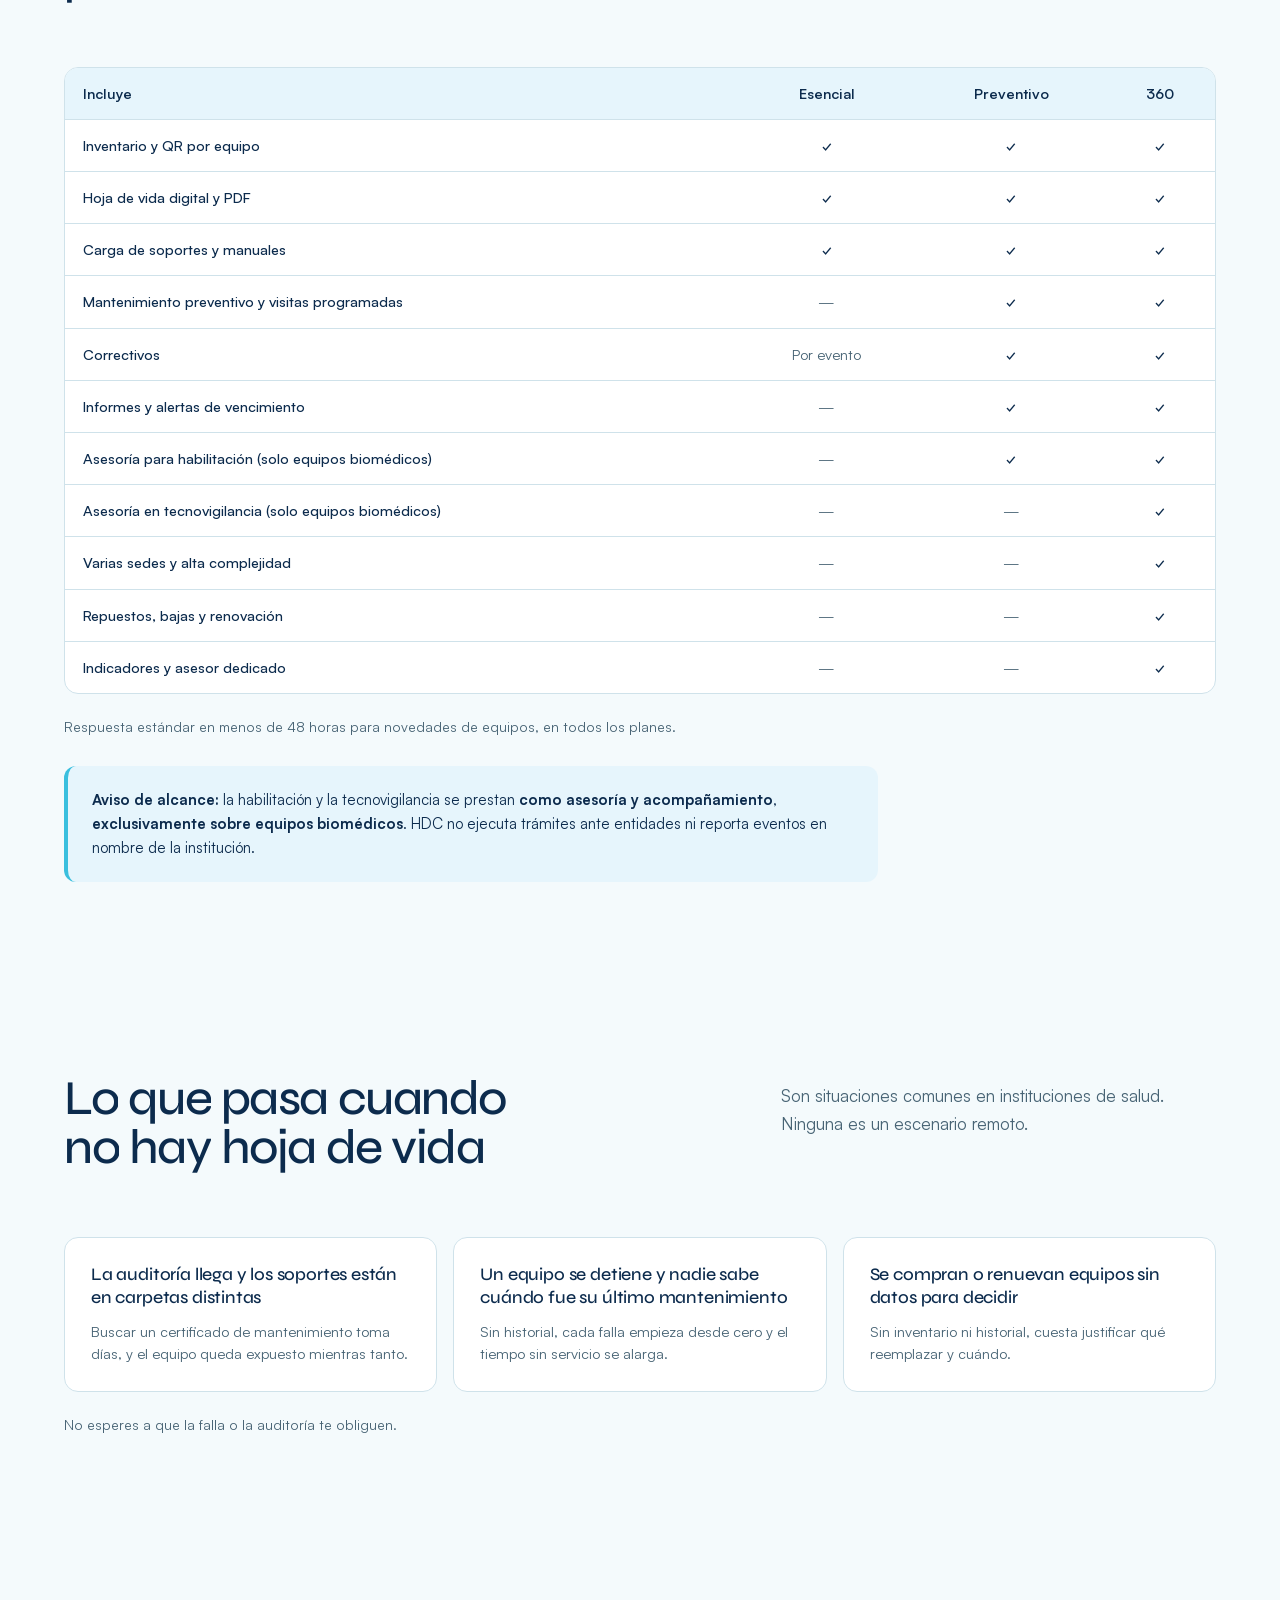
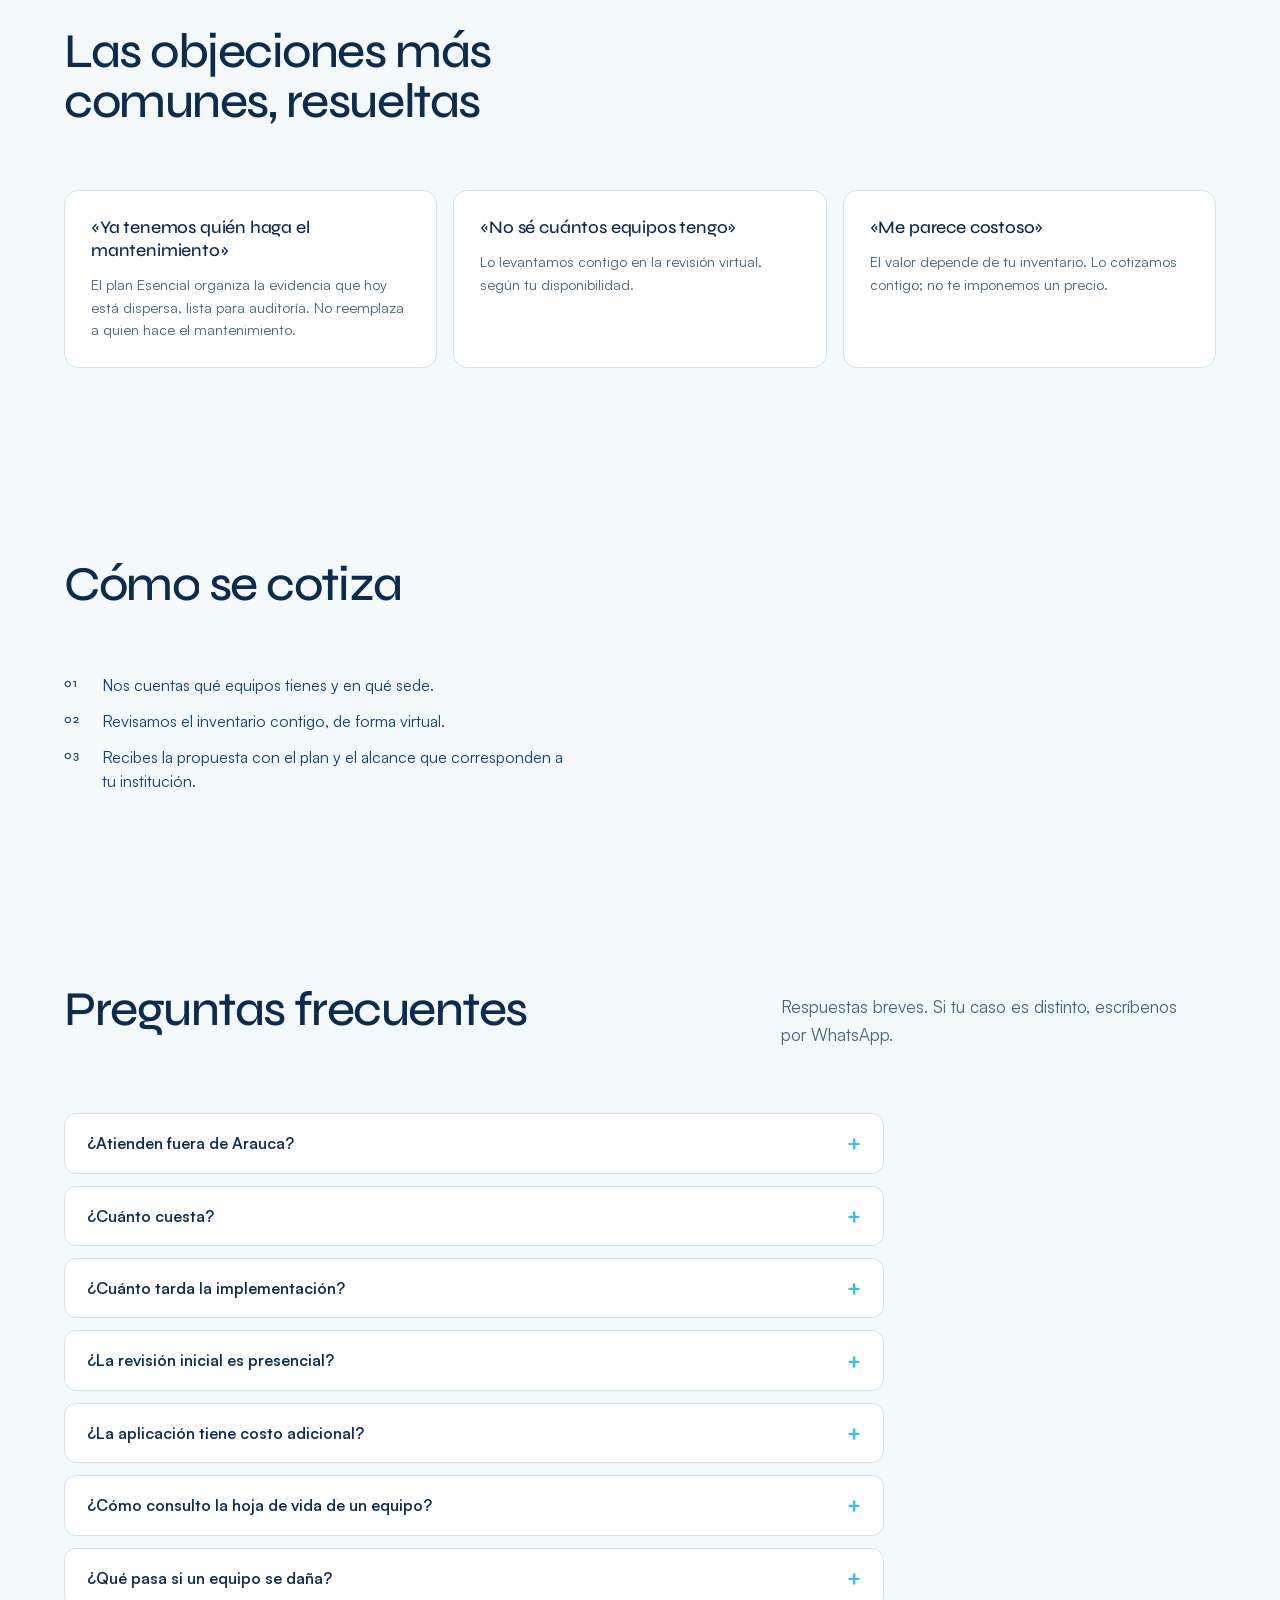
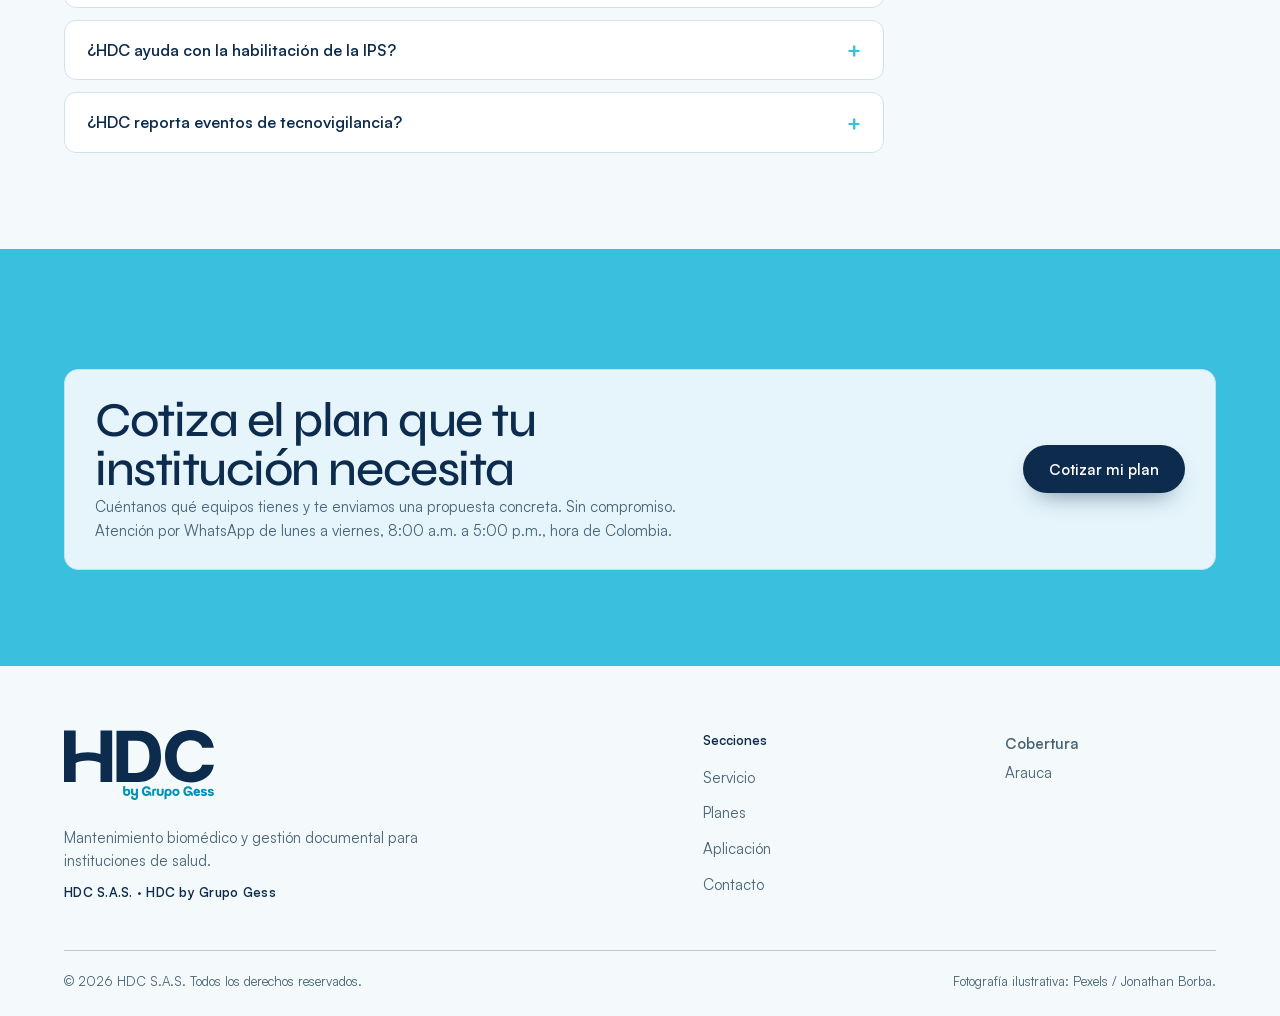
<file: planes.html>
<!DOCTYPE html>
<html lang="es" data-type="service">
<head>
  <meta charset="utf-8">
  <meta name="viewport" content="width=device-width, initial-scale=1">
  <title>Planes de mantenimiento biomédico | HDC Gestión Biomédica en Arauca</title>
  <meta name="description" content="Compara los planes HDC Esencial, HDC Preventivo y HDC 360 para el mantenimiento y la hoja de vida de tus equipos biomédicos en Arauca. Cotiza sin precios fijos.">
  <meta name="theme-color" content="#0c2b4d">
  <meta name="color-scheme" content="light">
  <meta name="page-type" content="service">
  <meta name="site-kind" content="other">

  <link rel="canonical" href="https://www.hospitalcontinental.com/planes.html">
  <meta property="og:type" content="website">
  <meta property="og:locale" content="es_CO">
  <meta property="og:site_name" content="HDC Gestión Biomédica">
  <meta property="og:url" content="https://www.hospitalcontinental.com/planes.html">
  <meta property="og:title" content="Planes de mantenimiento biomédico en Arauca">
  <meta property="og:description" content="Compara los planes HDC Esencial, HDC Preventivo y HDC 360 y cotiza el que se ajusta a tus equipos.">
  <meta property="og:image" content="https://www.hospitalcontinental.com/assets/img/og-hdc.png">
  <meta property="og:image:width" content="1200">
  <meta property="og:image:height" content="630">
  <meta property="og:image:alt" content="HDC Gestión Biomédica: planes de mantenimiento biomédico en Arauca">
  <meta name="twitter:card" content="summary_large_image">
  <meta name="twitter:title" content="Planes de mantenimiento biomédico en Arauca">
  <meta name="twitter:description" content="Compara los planes HDC Esencial, HDC Preventivo y HDC 360 y cotiza el que se ajusta a tus equipos.">
  <meta name="twitter:image" content="https://www.hospitalcontinental.com/assets/img/og-hdc.png">
  <meta name="twitter:image:alt" content="HDC Gestión Biomédica: planes de mantenimiento biomédico en Arauca">

  <link rel="icon" href="assets/logo/hdc-dark.svg" type="image/svg+xml">
  <link rel="apple-touch-icon" href="assets/logo/apple-touch-icon.png">
  <link rel="preload" href="assets/fonts/Satoshi-Variable.woff2" as="font" type="font/woff2" crossorigin>
  <link rel="preload" href="assets/fonts/Syne-Medium.ttf" as="font" type="font/ttf" crossorigin>
  <link rel="stylesheet" href="assets/css/styles.css">
  <script src="assets/js/main.js" defer></script>
</head>
<body>
  <div class="scroll-progress" aria-hidden="true"><span></span></div>
  <a class="skip-link" href="#contenido">Saltar al contenido</a>

  <header class="site-header">
    <div class="topbar">
      <div class="topbar__inner">
        <p class="topbar__name"><a href="https://biomedica.hospitalcontinental.com" target="_blank" rel="noopener">Portal BiomedicGess<span class="visually-hidden"> (se abre en una pestaña nueva)</span></a></p>
        <p class="topbar__coverage">Arauca · Colombia</p>
      </div>
    </div>

    <nav class="main-nav" aria-label="Navegación principal">
      <div class="main-nav__inner">
        <a class="brand" href="index.html" aria-label="HDC Gestión Biomédica, inicio">
          <img src="assets/logo/hdc-dark.svg" alt="HDC by Grupo Gess" width="730" height="341">
        </a>

        <ul class="nav-list">
          <li><a class="nav-link" href="index.html#servicio">Servicio</a></li>
          <li><a class="nav-link" href="planes.html" aria-current="page">Planes</a></li>
          <li><a class="nav-link" href="index.html#aplicacion">Aplicación</a></li>
          <li><a class="nav-link" href="index.html#contacto">Contacto</a></li>
        </ul>

        <div class="nav-actions">
          <a class="btn btn--nav" href="https://wa.me/573138729641?text=Hola%2C%20quiero%20cotizar%20mi%20plan%20de%20mantenimiento%20biom%C3%A9dico." target="_blank" rel="noopener">Cotizar mi plan</a>
        </div>

        <button class="menu-toggle" type="button" aria-expanded="false" aria-controls="mobile-menu">
          <span class="menu-toggle__lines" aria-hidden="true"><span></span><span></span></span>
          <span class="visually-hidden">Abrir menú</span>
        </button>
      </div>

      <div class="mobile-menu" id="mobile-menu" hidden>
        <ul class="mobile-menu__list">
          <li><a href="index.html#servicio">Servicio</a></li>
          <li><a href="planes.html">Planes</a></li>
          <li><a href="index.html#aplicacion">Aplicación</a></li>
          <li><a href="index.html#contacto">Contacto</a></li>
        </ul>
        <a class="btn btn--primary btn--full" href="https://wa.me/573138729641?text=Hola%2C%20quiero%20cotizar%20mi%20plan%20de%20mantenimiento%20biom%C3%A9dico." target="_blank" rel="noopener">Cotizar mi plan</a>
      </div>
    </nav>
  </header>

  <main id="contenido">
    <section class="section plans-hero" aria-labelledby="planes-hero-title">
      <div class="wrap">
        <p class="contact-card__label" data-reveal>Planes de mantenimiento biomédico en Arauca</p>
        <h1 id="planes-hero-title" data-split>Tres formas de tomar el control de tus equipos biomédicos</h1>
        <p class="lead" data-reveal style="--reveal-delay: 120ms">Elige el nivel de acompañamiento. Nosotros ajustamos el alcance a tu inventario.</p>
        <div class="plans-hero__actions" data-reveal style="--reveal-delay: 200ms">
          <a class="btn btn--primary" href="https://wa.me/573138729641?text=Hola%2C%20quiero%20cotizar%20mi%20plan%20de%20mantenimiento%20biom%C3%A9dico." target="_blank" rel="noopener">Cotizar mi plan</a>
          <a class="text-link" href="#comparar">Comparar los planes
            <svg viewBox="0 0 20 20" aria-hidden="true"><path d="M4 10h11M11 5l5 5-5 5"/></svg>
          </a>
        </div>
        <p class="plans-hero__note" data-reveal style="--reveal-delay: 260ms">Sin precios fijos: la propuesta depende de la cantidad y la complejidad de tus equipos.</p>
      </div>
    </section>

    <section class="section section--flow" aria-label="Beneficios principales">
      <div class="wrap">
        <ul class="benefit-strip" data-reveal>
          <li>Hoja de vida actualizada en la nube</li>
          <li>Código QR por cada equipo</li>
          <li>Soportes listos para auditoría</li>
          <li>Un solo aliado para tu parque biomédico</li>
        </ul>
      </div>
    </section>

    <section class="section section--flow" id="detalle" aria-labelledby="detalle-title">
      <div class="wrap">
        <div class="section-head">
          <h2 id="detalle-title" data-split>Lo que realmente recibes en cada plan</h2>
          <p data-reveal style="--reveal-delay: 120ms">Esto es lo que se instala, lo que se documenta y lo que recibe tu institución en cada plan.</p>
        </div>

        <article class="plan-detail" data-reveal>
          <div class="plan-detail__head">
            <span class="service-icon" aria-hidden="true">
              <svg viewBox="0 0 24 24"><path d="M6 3.5h9l3 3V20.5H6Z"/><path d="M14.5 3.5v3.5H18M9 11h6M9 14.5h4"/><circle cx="16.5" cy="17" r="2.5"/></svg>
            </span>
            <h3>HDC Esencial</h3>
            <p class="plan-detail__for"><strong>Para qué sirve:</strong> ordenar la información de cada equipo y poder demostrarla cuando te la pidan.</p>
            <p class="plan-detail__model">Modelo mensual.</p>
            <a class="btn btn--primary btn--full" href="https://wa.me/573138729641?text=Hola%2C%20me%20interesa%20el%20plan%20HDC%20Esencial%20para%20mi%20instituci%C3%B3n." target="_blank" rel="noopener">Cotizar HDC Esencial</a>
          </div>

          <div class="plan-detail__body">
            <div class="plan-detail__block">
              <h4>Qué incluye</h4>
              <ul class="plan-detail__list">
                <li>Inventario biomédico con código interno.</li>
                <li>Etiqueta QR por equipo.</li>
                <li>Hoja de vida digital: marca, modelo, serie, ubicación y estado.</li>
                <li>Carga de manuales, fichas técnicas y soportes que ya tienes.</li>
                <li>PDF de la hoja de vida descargable desde la app.</li>
                <li>La aplicación incluida en el plan.</li>
              </ul>
            </div>

            <div class="plan-detail__block">
              <h4>Qué no incluye</h4>
              <ul class="plan-detail__list plan-detail__list--no">
                <li>Mantenimiento preventivo, visitas programadas ni repuestos.</li>
                <li>Los mantenimientos correctivos se cobran por evento, con valor acordado con el asesor.</li>
              </ul>
            </div>

            <div class="plan-detail__block">
              <h4>Cómo se implementa</h4>
              <ol class="plan-detail__steps">
                <li>Revisión virtual del inventario, según disponibilidad de agenda.</li>
                <li>Marcación de cada equipo con su etiqueta QR.</li>
                <li>Carga de hojas de vida y soportes en la página web.</li>
                <li>Entrega del usuario para consultar toda la información. Todo en hasta 8 días hábiles desde el primer pago.</li>
              </ol>
            </div>
          </div>
        </article>

        <article class="plan-detail plan-detail--featured" data-reveal>
          <div class="plan-detail__head">
            <span class="service-icon" aria-hidden="true">
              <svg viewBox="0 0 24 24"><path d="M12 3 5 6v5c0 4.5 3 8 7 9.5 4-1.5 7-5 7-9.5V6Z"/><path d="M9 12h6M9 15h3"/></svg>
            </span>
            <h3>HDC Preventivo</h3>
            <p class="plan-detail__for"><strong>Para qué sirve:</strong> que ningún equipo llegue a la falla por falta de mantenimiento y que puedas demostrar cumplimiento.</p>
            <p class="plan-detail__model">Modelo mensual. El valor varía según la cantidad de equipos.</p>
            <a class="btn btn--primary btn--full" href="https://wa.me/573138729641?text=Hola%2C%20me%20interesa%20el%20plan%20HDC%20Preventivo%20para%20mi%20instituci%C3%B3n." target="_blank" rel="noopener">Cotizar HDC Preventivo</a>
          </div>

          <div class="plan-detail__body">
            <div class="plan-detail__block">
              <h4>Qué incluye</h4>
              <ul class="plan-detail__list">
                <li>Todo lo del plan Esencial.</li>
                <li>Cronograma de mantenimiento preventivo por equipo.</li>
                <li>Visitas programadas y atención de correctivos, con respuesta estándar de 48 horas.</li>
                <li>Registro de cada intervención con evidencia y responsable.</li>
                <li>Informe por visita y alerta de próximos vencimientos.</li>
                <li>Asesoría para habilitación, exclusivamente sobre equipos biomédicos.</li>
              </ul>
            </div>

            <div class="plan-detail__block">
              <h4>Qué no incluye</h4>
              <ul class="plan-detail__list plan-detail__list--no">
                <li>Repuestos mayores y renovación de equipos.</li>
                <li>La habilitación integral de la IPS: HDC asesora, no ejecuta el trámite.</li>
              </ul>
            </div>

            <div class="plan-detail__block">
              <h4>Cómo se implementa</h4>
              <ol class="plan-detail__steps">
                <li>Diagnóstico: revisamos estado, historial y criticidad de cada equipo.</li>
                <li>Cronograma: definimos frecuencias según fabricante, uso y criticidad.</li>
                <li>Ejecución: visitas programadas y correctivos, registrados en la app.</li>
                <li>Seguimiento: informe por visita, alertas de vencimiento y soportes listos para auditoría.</li>
              </ol>
            </div>
          </div>
        </article>

        <article class="plan-detail" data-reveal>
          <div class="plan-detail__head">
            <span class="service-icon" aria-hidden="true">
              <svg viewBox="0 0 24 24"><rect x="3.5" y="4" width="17" height="16" rx="2"/><path d="M7.5 15l3-3 2.5 2 3.5-4.5"/></svg>
            </span>
            <h3>HDC 360</h3>
            <p class="plan-detail__for"><strong>Para qué sirve:</strong> operar el parque biomédico completo con un solo aliado y decidir con datos.</p>
            <p class="plan-detail__model">Se acuerda con el asesor según tus necesidades.</p>
            <a class="btn btn--primary btn--full" href="https://wa.me/573138729641?text=Hola%2C%20quiero%20un%20plan%20a%20la%20medida%20%28HDC%20360%29%20para%20mi%20instituci%C3%B3n." target="_blank" rel="noopener">Diseñar mi plan a medida</a>
          </div>

          <div class="plan-detail__body">
            <div class="plan-detail__block">
              <h4>Qué incluye</h4>
              <ul class="plan-detail__list">
                <li>Todo lo del plan Preventivo.</li>
                <li>Cobertura para varias sedes y equipos de alta complejidad.</li>
                <li>Gestión de repuestos, bajas y renovación de equipos.</li>
                <li>Indicadores de cumplimiento, disponibilidad y costos.</li>
                <li>Asesoría en tecnovigilancia, exclusivamente sobre equipos biomédicos.</li>
                <li>Preparación de auditorías, asesor dedicado y tiempos de respuesta acordados.</li>
              </ul>
            </div>

            <div class="plan-detail__block">
              <h4>Qué no incluye</h4>
              <ul class="plan-detail__list plan-detail__list--no">
                <li>No reporta eventos de tecnovigilancia ante el INVIMA en nombre de la institución.</li>
                <li>No ejecuta la habilitación integral de la IPS.</li>
              </ul>
            </div>

            <div class="plan-detail__block">
              <h4>Cómo se implementa</h4>
              <ol class="plan-detail__steps">
                <li>Levantamiento multi-sede: inventario y clasificación por criticidad.</li>
                <li>Plan maestro: cronograma, repuestos, presupuesto y responsables.</li>
                <li>Operación: visitas, correctivos, bajas y renovación.</li>
                <li>Revisión gerencial: tablero de indicadores y reunión periódica.</li>
              </ol>
            </div>
          </div>
        </article>
      </div>
    </section>

    <section class="section section--flow" id="comparar" aria-labelledby="comparar-title">
      <div class="wrap">
        <div class="section-head">
          <h2 id="comparar-title" data-split>Compara los planes lado a lado</h2>
          <p data-reveal style="--reveal-delay: 120ms">Lo que incluye cada plan, de un vistazo.</p>
        </div>

        <div class="table-wrap" data-reveal>
          <table class="compare-table">
            <caption class="visually-hidden">Comparación de los planes HDC Esencial, HDC Preventivo y HDC 360</caption>
            <thead>
              <tr>
                <th scope="col">Incluye</th>
                <th scope="col">Esencial</th>
                <th scope="col">Preventivo</th>
                <th scope="col">360</th>
              </tr>
            </thead>
            <tbody>
              <tr><th scope="row">Inventario y QR por equipo</th><td class="is-yes">✓</td><td class="is-yes">✓</td><td class="is-yes">✓</td></tr>
              <tr><th scope="row">Hoja de vida digital y PDF</th><td class="is-yes">✓</td><td class="is-yes">✓</td><td class="is-yes">✓</td></tr>
              <tr><th scope="row">Carga de soportes y manuales</th><td class="is-yes">✓</td><td class="is-yes">✓</td><td class="is-yes">✓</td></tr>
              <tr><th scope="row">Mantenimiento preventivo y visitas programadas</th><td><span class="visually-hidden">No incluido</span><span aria-hidden="true">—</span></td><td class="is-yes">✓</td><td class="is-yes">✓</td></tr>
              <tr><th scope="row">Correctivos</th><td>Por evento</td><td class="is-yes">✓</td><td class="is-yes">✓</td></tr>
              <tr><th scope="row">Informes y alertas de vencimiento</th><td><span class="visually-hidden">No incluido</span><span aria-hidden="true">—</span></td><td class="is-yes">✓</td><td class="is-yes">✓</td></tr>
              <tr><th scope="row">Asesoría para habilitación (solo equipos biomédicos)</th><td><span class="visually-hidden">No incluido</span><span aria-hidden="true">—</span></td><td class="is-yes">✓</td><td class="is-yes">✓</td></tr>
              <tr><th scope="row">Asesoría en tecnovigilancia (solo equipos biomédicos)</th><td><span class="visually-hidden">No incluido</span><span aria-hidden="true">—</span></td><td><span class="visually-hidden">No incluido</span><span aria-hidden="true">—</span></td><td class="is-yes">✓</td></tr>
              <tr><th scope="row">Varias sedes y alta complejidad</th><td><span class="visually-hidden">No incluido</span><span aria-hidden="true">—</span></td><td><span class="visually-hidden">No incluido</span><span aria-hidden="true">—</span></td><td class="is-yes">✓</td></tr>
              <tr><th scope="row">Repuestos, bajas y renovación</th><td><span class="visually-hidden">No incluido</span><span aria-hidden="true">—</span></td><td><span class="visually-hidden">No incluido</span><span aria-hidden="true">—</span></td><td class="is-yes">✓</td></tr>
              <tr><th scope="row">Indicadores y asesor dedicado</th><td><span class="visually-hidden">No incluido</span><span aria-hidden="true">—</span></td><td><span class="visually-hidden">No incluido</span><span aria-hidden="true">—</span></td><td class="is-yes">✓</td></tr>
            </tbody>
          </table>
        </div>

        <p class="plans-note" data-reveal>Respuesta estándar en menos de 48 horas para novedades de equipos, en todos los planes.</p>

        <aside class="scope-note" data-reveal aria-label="Aviso de alcance">
          <strong>Aviso de alcance:</strong> la habilitación y la tecnovigilancia se prestan <strong>como asesoría y acompañamiento</strong>, <strong>exclusivamente sobre equipos biomédicos</strong>. HDC no ejecuta trámites ante entidades ni reporta eventos en nombre de la institución.
        </aside>
      </div>
    </section>

    <section class="section section--flow" aria-labelledby="riesgo-title">
      <div class="wrap">
        <div class="section-head">
          <h2 id="riesgo-title" data-split>Lo que pasa cuando no hay hoja de vida</h2>
          <p data-reveal style="--reveal-delay: 120ms">Son situaciones comunes en instituciones de salud. Ninguna es un escenario remoto.</p>
        </div>

        <ul class="info-grid">
          <li class="info-card" data-reveal>
            <h3>La auditoría llega y los soportes están en carpetas distintas</h3>
            <p>Buscar un certificado de mantenimiento toma días, y el equipo queda expuesto mientras tanto.</p>
          </li>
          <li class="info-card" data-reveal style="--reveal-delay: 100ms">
            <h3>Un equipo se detiene y nadie sabe cuándo fue su último mantenimiento</h3>
            <p>Sin historial, cada falla empieza desde cero y el tiempo sin servicio se alarga.</p>
          </li>
          <li class="info-card" data-reveal style="--reveal-delay: 180ms">
            <h3>Se compran o renuevan equipos sin datos para decidir</h3>
            <p>Sin inventario ni historial, cuesta justificar qué reemplazar y cuándo.</p>
          </li>
        </ul>

        <p class="plans-note" data-reveal>No esperes a que la falla o la auditoría te obliguen.</p>
      </div>
    </section>

    <section class="section section--flow" aria-labelledby="objeciones-title">
      <div class="wrap">
        <div class="section-head">
          <h2 id="objeciones-title" data-split>Las objeciones más comunes, resueltas</h2>
        </div>

        <ul class="info-grid">
          <li class="info-card" data-reveal>
            <h3>«Ya tenemos quién haga el mantenimiento»</h3>
            <p>El plan Esencial organiza la evidencia que hoy está dispersa, lista para auditoría. No reemplaza a quien hace el mantenimiento.</p>
          </li>
          <li class="info-card" data-reveal style="--reveal-delay: 100ms">
            <h3>«No sé cuántos equipos tengo»</h3>
            <p>Lo levantamos contigo en la revisión virtual, según tu disponibilidad.</p>
          </li>
          <li class="info-card" data-reveal style="--reveal-delay: 180ms">
            <h3>«Me parece costoso»</h3>
            <p>El valor depende de tu inventario. Lo cotizamos contigo; no te imponemos un precio.</p>
          </li>
        </ul>
      </div>
    </section>

    <section class="section section--flow" aria-labelledby="cotizar-title">
      <div class="wrap">
        <div class="section-head">
          <h2 id="cotizar-title" data-split>Cómo se cotiza</h2>
        </div>

        <ol class="contact-steps" data-reveal>
          <li>Nos cuentas qué equipos tienes y en qué sede.</li>
          <li>Revisamos el inventario contigo, de forma virtual.</li>
          <li>Recibes la propuesta con el plan y el alcance que corresponden a tu institución.</li>
        </ol>
      </div>
    </section>

    <section class="section section--faq" id="preguntas" aria-labelledby="faq-title">
      <div class="wrap">
        <div class="section-head">
          <h2 id="faq-title" data-split>Preguntas frecuentes</h2>
          <p data-reveal style="--reveal-delay: 120ms">Respuestas breves. Si tu caso es distinto, escríbenos por WhatsApp.</p>
        </div>

        <ul class="faq-list">
          <li class="faq-item" data-reveal>
            <details>
              <summary>¿Atienden fuera de Arauca?</summary>
              <p class="faq-item__body">Por ahora la operación es solo en Arauca. Cuando abramos nuevas zonas, lo anunciaremos en esta página.</p>
            </details>
          </li>
          <li class="faq-item" data-reveal>
            <details>
              <summary>¿Cuánto cuesta?</summary>
              <p class="faq-item__body">Ningún plan tiene precio fijo. El valor depende de la cantidad y la complejidad de los equipos, la frecuencia de las visitas y el número de sedes. Te enviamos una propuesta concreta después de conversar con un asesor.</p>
            </details>
          </li>
          <li class="faq-item" data-reveal>
            <details>
              <summary>¿Cuánto tarda la implementación?</summary>
              <p class="faq-item__body">Hasta 8 días hábiles desde el primer pago. En ese plazo cargamos las hojas de vida y soportes en la página web y te entregamos el usuario para consultar toda la información.</p>
            </details>
          </li>
          <li class="faq-item" data-reveal>
            <details>
              <summary>¿La revisión inicial es presencial?</summary>
              <p class="faq-item__body">No. La revisión del inventario y la documentación se hace de forma virtual, según disponibilidad de agenda.</p>
            </details>
          </li>
          <li class="faq-item" data-reveal>
            <details>
              <summary>¿La aplicación tiene costo adicional?</summary>
              <p class="faq-item__body">La aplicación se incluye en el plan mensual HDC Esencial.</p>
            </details>
          </li>
          <li class="faq-item" data-reveal>
            <details>
              <summary>¿Cómo consulto la hoja de vida de un equipo?</summary>
              <p class="faq-item__body">Escaneas el código QR asignado al equipo biomédico e ingresas con tu usuario y contraseña. Te lleva directamente a la hoja de vida del equipo. También puedes entrar desde el portal BiomedicGess.</p>
            </details>
          </li>
          <li class="faq-item" data-reveal>
            <details>
              <summary>¿Qué pasa si un equipo se daña?</summary>
              <p class="faq-item__body">Reportas la novedad por la plataforma. Según el equipo y su necesidad, te damos respuesta en general en un máximo de 48 horas. En el plan Esencial, los mantenimientos correctivos se cobran por evento y el valor se acuerda con el asesor.</p>
            </details>
          </li>
          <li class="faq-item" data-reveal>
            <details>
              <summary>¿HDC ayuda con la habilitación de la IPS?</summary>
              <p class="faq-item__body">Brindamos asesoría y acompañamiento únicamente sobre equipos biomédicos. No ejecutamos el trámite de habilitación ni representamos a la institución ante entidades.</p>
            </details>
          </li>
          <li class="faq-item" data-reveal>
            <details>
              <summary>¿HDC reporta eventos de tecnovigilancia?</summary>
              <p class="faq-item__body">No. Brindamos asesoría en tecnovigilancia únicamente sobre equipos biomédicos, en el plan HDC 360. El reporte lo hace la institución; nosotros la orientamos.</p>
            </details>
          </li>
        </ul>
      </div>
    </section>

    <section class="section section--contact section--flow" aria-labelledby="cierre-title">
      <div class="wrap">
        <aside class="special-plan" data-reveal aria-labelledby="cierre-title">
          <div>
            <h2 id="cierre-title">Cotiza el plan que tu institución necesita</h2>
            <p>Cuéntanos qué equipos tienes y te enviamos una propuesta concreta. Sin compromiso.</p>
            <p class="contact-note">Atención por WhatsApp de lunes a viernes, 8:00 a.m. a 5:00 p.m., hora de Colombia.</p>
          </div>
          <a class="btn btn--primary" href="https://wa.me/573138729641?text=Hola%2C%20quiero%20cotizar%20mi%20plan%20con%20HDC." target="_blank" rel="noopener">Cotizar mi plan</a>
        </aside>
      </div>
    </section>
  </main>

  <footer class="site-footer">
    <div class="wrap footer-grid" data-reveal>
      <div class="footer-brand">
        <a class="footer-brand__logo" href="index.html" aria-label="HDC Gestión Biomédica, inicio">
          <img src="assets/logo/hdc-dark.svg" alt="HDC by Grupo Gess" width="730" height="341">
        </a>
        <p>Mantenimiento biomédico y gestión documental para instituciones de salud.</p>
        <p class="footer-entity">HDC S.A.S. · HDC by Grupo Gess</p>
      </div>

      <nav class="footer-nav" aria-label="Navegación del pie">
        <p class="footer-title">Secciones</p>
        <ul>
          <li><a href="index.html#servicio">Servicio</a></li>
          <li><a href="planes.html">Planes</a></li>
          <li><a href="index.html#aplicacion">Aplicación</a></li>
          <li><a href="index.html#contacto">Contacto</a></li>
        </ul>
      </nav>

      <div class="footer-coverage">
        <p class="footer-title">Cobertura</p>
        <p>Arauca</p>
      </div>
    </div>

    <div class="wrap footer-bottom">
      <p>© 2026 HDC S.A.S. Todos los derechos reservados.</p>
      <p class="footer-credit">Fotografía ilustrativa: Pexels / Jonathan Borba.</p>
    </div>
  </footer>
</body>
</html>
</file>
<file: assets/css/styles.css>
@font-face {
  font-family: "Satoshi";
  src: url("../fonts/Satoshi-Variable.woff2") format("woff2");
  font-weight: 300 900;
  font-style: normal;
  font-display: swap;
}

@font-face {
  font-family: "Syne";
  src: url("../fonts/Syne-Medium.ttf") format("truetype");
  font-weight: 500;
  font-style: normal;
  font-display: swap;
}

:root {
  --navy: #0c2b4d;
  --blue: #124071;
  --teal: #0191b3;
  --teal-text: #017590;
  --cyan: #3abfde;
  --ice: #e6f5fc;
  --paper: #f9f9f9;
  --white: #ffffff;
  --ground: #f4fafc;
  --surface: #ffffff;
  --muted: #486475;
  --line: #cfe2ea;
  --line-strong: #aecbd8;
  --font-body: "Satoshi", "Segoe UI", Arial, sans-serif;
  --font-display: "Syne", "Satoshi", "Segoe UI", sans-serif;
  --wrap: 1280px;
  --gutter: clamp(1.5rem, 5vw, 5rem);
  --ease-out: cubic-bezier(0.23, 1, 0.32, 1);
  --ease-in-out: cubic-bezier(0.77, 0, 0.175, 1);
}

*,
*::before,
*::after {
  box-sizing: border-box;
}

html {
  scroll-behavior: smooth;
  scrollbar-color: var(--teal) var(--ice);
  overflow-x: clip;
}

body {
  margin: 0;
  background: var(--ground);
  color: var(--navy);
  font-family: var(--font-body);
  font-size: 16px;
  line-height: 1.6;
  overflow-x: clip;
  -webkit-font-smoothing: antialiased;
  text-rendering: optimizeLegibility;
}

img,
svg {
  display: block;
  max-width: 100%;
}

img {
  height: auto;
}

h1,
h2,
h3,
p {
  margin-top: 0;
}

h1,
h2,
h3 {
  font-family: var(--font-display);
  font-weight: 500;
}

h1 {
  max-width: 12ch;
  margin-bottom: 24px;
  font-size: clamp(2.35rem, 4.6vw, 4.25rem);
  line-height: 0.98;
  letter-spacing: -0.035em;
  text-wrap: balance;
}

h2 {
  max-width: 16ch;
  margin-bottom: 0;
  font-size: clamp(2rem, 3.8vw, 3.25rem);
  line-height: 1.02;
  letter-spacing: -0.03em;
  text-wrap: balance;
}

h3 {
  font-size: 1.25rem;
  line-height: 1.25;
  letter-spacing: -0.01em;
}

p {
  text-wrap: pretty;
}

a {
  color: inherit;
}

::selection {
  background: var(--cyan);
  color: var(--navy);
}

:focus-visible {
  outline: 3px solid var(--teal-text);
  outline-offset: 3px;
}

.section--value :focus-visible {
  outline-color: var(--cyan);
}

.section--contact :focus-visible {
  outline-color: var(--navy);
}

.wrap {
  width: min(100% - (2 * var(--gutter)), var(--wrap));
  margin-inline: auto;
}

.visually-hidden {
  position: absolute !important;
  width: 1px;
  height: 1px;
  padding: 0;
  margin: -1px;
  overflow: hidden;
  clip: rect(0, 0, 0, 0);
  white-space: nowrap;
  border: 0;
}

.skip-link {
  position: fixed;
  top: 12px;
  left: 12px;
  z-index: 200;
  padding: 12px 18px;
  border-radius: 8px;
  background: var(--navy);
  color: var(--white);
  font-weight: 600;
  text-decoration: none;
  transform: translateY(-160%);
  transition: transform 160ms var(--ease-out);
}

.skip-link:focus {
  transform: translateY(0);
}

.skip-link:focus-visible {
  outline-color: var(--cyan);
}

/* Header */

.site-header {
  position: absolute;
  top: 0;
  left: 0;
  z-index: 100;
  width: 100%;
}

.topbar {
  width: 100%;
  padding: 8px 25px;
  border-radius: 0 0 12px 12px;
  background: var(--navy);
  color: var(--white);
  font-size: 13px;
  font-weight: 500;
}

.topbar__inner {
  display: flex;
  align-items: center;
  justify-content: space-between;
  width: 100%;
  max-width: var(--wrap);
  margin-inline: auto;
  gap: 24px;
}

.topbar p {
  margin: 0;
}

.topbar__name {
  letter-spacing: 0.015em;
}

.topbar__coverage {
  color: #d5e8f0;
}

.main-nav {
  position: relative;
  width: min(100% - (2 * var(--gutter)), var(--wrap));
  margin: 18px auto 0;
  padding: 15px 26px;
  border-radius: 25px;
  background: var(--white);
  box-shadow: 0 10px 30px rgba(6, 14, 24, 0.09);
}

.main-nav__inner {
  display: flex;
  align-items: center;
  gap: clamp(18px, 2.5vw, 36px);
}

.brand {
  display: flex;
  flex: 0 0 auto;
  align-items: center;
  text-decoration: none;
}

.brand img {
  width: 118px;
}

.nav-list {
  display: flex;
  align-items: center;
  gap: clamp(20px, 2.7vw, 38px);
  padding: 0;
  margin: 0 auto;
  list-style: none;
}

.nav-link {
  position: relative;
  display: block;
  padding: 8px 0;
  color: var(--navy);
  font-size: 15px;
  font-weight: 600;
  text-decoration: none;
  white-space: nowrap;
}

.nav-link::after {
  content: "";
  position: absolute;
  right: 0;
  bottom: 2px;
  left: 0;
  height: 2px;
  border-radius: 2px;
  background: var(--teal);
  transform: scaleX(0);
  transform-origin: left;
  transition: transform 180ms var(--ease-out);
}

.nav-link:hover::after,
.nav-link:focus-visible::after {
  transform: scaleX(1);
}

.nav-actions {
  display: flex;
  flex: 0 0 auto;
  align-items: center;
}

.menu-toggle {
  display: none;
  width: 44px;
  height: 44px;
  flex: 0 0 auto;
  align-items: center;
  justify-content: center;
  border: 0;
  border-radius: 50%;
  background: var(--ice);
  color: var(--navy);
  cursor: pointer;
}

.menu-toggle__lines {
  display: grid;
  width: 18px;
  gap: 5px;
}

.menu-toggle__lines span {
  display: block;
  height: 2px;
  border-radius: 2px;
  background: currentColor;
  transition: transform 180ms var(--ease-out), opacity 180ms ease;
}

.menu-toggle[aria-expanded="true"] .menu-toggle__lines span:first-child {
  transform: translateY(3.5px) rotate(45deg);
}

.menu-toggle[aria-expanded="true"] .menu-toggle__lines span:last-child {
  transform: translateY(-3.5px) rotate(-45deg);
}

.mobile-menu {
  padding-top: 8px;
  margin-top: 13px;
  border-top: 1px solid var(--line);
  animation: menu-in 180ms var(--ease-out);
}

.mobile-menu[hidden] {
  display: none;
}

.mobile-menu__list {
  padding: 0;
  margin: 0;
  list-style: none;
}

.mobile-menu__list a {
  display: block;
  padding: 14px 0;
  border-bottom: 1px solid var(--line);
  color: var(--navy);
  font-size: 18px;
  font-weight: 600;
  text-decoration: none;
}

.mobile-menu .btn {
  margin-top: 18px;
}

@keyframes menu-in {
  from {
    opacity: 0;
    transform: translateY(-6px);
  }
  to {
    opacity: 1;
    transform: translateY(0);
  }
}

/* Buttons and links */

.btn {
  display: inline-flex;
  min-height: 48px;
  align-items: center;
  justify-content: center;
  gap: 8px;
  padding: 0 24px;
  border: 2px solid transparent;
  border-radius: 999px;
  font-family: var(--font-body);
  font-size: 15px;
  font-weight: 600;
  line-height: 1;
  text-align: center;
  text-decoration: none;
  transition: transform 160ms var(--ease-out), color 160ms ease, background-color 160ms ease, box-shadow 160ms ease;
}

.btn--primary {
  background: var(--navy);
  color: var(--white);
  box-shadow: 0 12px 26px -14px rgba(12, 43, 77, 0.7);
}

.btn--primary:hover {
  background: var(--blue);
  transform: translateY(-2px);
  box-shadow: 0 18px 30px -16px rgba(12, 43, 77, 0.72);
}

.btn--primary:active {
  transform: scale(0.98);
}

.btn--nav {
  min-height: 44px;
  padding: 0 20px;
  border: 2px solid transparent;
  background: linear-gradient(var(--ice), var(--ice)) padding-box,
    linear-gradient(125deg, var(--ice) 25%, var(--cyan) 175%) border-box;
  color: var(--blue);
  box-shadow: -4px -2px 16px rgba(255, 255, 255, 0.8), 4px 2px 16px rgba(58, 191, 222, 0.35);
}

.btn--nav:hover {
  color: var(--teal-text);
  transform: translateY(-1px);
}

.btn--nav:active {
  transform: scale(0.98);
}

.btn--full {
  width: 100%;
}

.text-link {
  position: relative;
  display: inline-flex;
  align-items: center;
  gap: 7px;
  padding: 8px 0;
  color: var(--navy);
  font-size: 15px;
  font-weight: 600;
  text-decoration: none;
}

.text-link::after {
  content: "";
  position: absolute;
  right: 0;
  bottom: 3px;
  left: 0;
  height: 2px;
  border-radius: 2px;
  background: currentColor;
  transform: scaleX(0);
  transform-origin: left;
  transition: transform 180ms var(--ease-out);
}

.text-link:hover::after,
.text-link:focus-visible::after {
  transform: scaleX(1);
}

.text-link svg {
  width: 18px;
  height: 18px;
  fill: none;
  stroke: currentColor;
  stroke-width: 1.8;
  stroke-linecap: round;
  stroke-linejoin: round;
  transition: transform 160ms var(--ease-out);
}

.text-link:hover svg {
  transform: translateX(3px);
}

.text-link:active {
  opacity: 0.7;
}

.text-link--dark {
  color: var(--blue);
}

/* Hero */

.hero {
  min-height: 100svh;
  padding-top: clamp(160px, 18vh, 200px);
  padding-bottom: clamp(48px, 8vh, 80px);
  background: var(--ground);
  overflow: hidden;
}

.hero__grid {
  display: grid;
  grid-template-columns: minmax(0, 1.05fr) minmax(0, 0.95fr);
  align-items: start;
  gap: clamp(2.5rem, 5vw, 5.5rem);
}

.hero__copy {
  max-width: 660px;
  padding-top: clamp(8px, 2.5vh, 34px);
}

.hero h1 {
  margin-bottom: 24px;
}

.lead {
  max-width: 48ch;
  margin-bottom: 0;
  color: var(--muted);
  font-size: clamp(1.0625rem, 1.35vw, 1.25rem);
  line-height: 1.55;
}

.hero__actions {
  display: flex;
  flex-wrap: wrap;
  align-items: center;
  gap: 28px;
  margin-top: 32px;
}

.hero__note {
  max-width: 48ch;
  padding-top: 16px;
  margin: 22px 0 0;
  border-top: 1px solid var(--line-strong);
  color: var(--muted);
  font-size: 14px;
  line-height: 1.5;
}

.hero__media {
  position: relative;
}

.hero__photo {
  width: 100%;
  height: clamp(430px, 62svh, 600px);
  border-radius: 4px;
  object-fit: cover;
  object-position: center;
  filter: saturate(0.9) contrast(1.02);
}

.coverage-card {
  position: absolute;
  bottom: 24px;
  left: -20px;
  max-width: calc(100% - 32px);
  padding: 14px 18px;
  border: 1px solid var(--line);
  border-radius: 12px;
  background: var(--white);
  box-shadow: 0 18px 40px -26px rgba(12, 43, 77, 0.55);
}

.coverage-card__label {
  display: block;
  color: var(--muted);
  font-size: 12px;
  font-weight: 600;
  letter-spacing: 0.03em;
}

.coverage-card__value {
  display: block;
  margin-top: 3px;
  color: var(--navy);
  font-size: 14px;
  font-weight: 600;
  white-space: nowrap;
}

/* Sections */

.section {
  min-height: 25svh;
  padding-top: clamp(3rem, 11vh, 7.5rem);
  padding-bottom: clamp(2rem, 8vh, 6rem);
}

.section--service {
  background: var(--surface);
}

.section--value {
  background: var(--navy);
  color: var(--white);
}

.section--plans {
  background: var(--ground);
}

.section--contact {
  display: flex;
  align-items: center;
  background: var(--cyan);
  color: var(--navy);
}

.section-head {
  display: grid;
  grid-template-columns: minmax(0, 1.2fr) minmax(0, 0.8fr);
  align-items: start;
  gap: clamp(2rem, 5vw, 5rem);
  margin-bottom: clamp(2.75rem, 5vw, 4.5rem);
}

.section-head p {
  max-width: 46ch;
  padding-top: 8px;
  margin-bottom: 0;
  color: var(--muted);
  font-size: 1.0625rem;
  line-height: 1.65;
}

.eyebrow {
  display: flex;
  align-items: center;
  gap: 9px;
  margin-bottom: 16px;
  color: var(--teal-text);
  font-size: 12px;
  font-weight: 700;
  letter-spacing: 0.12em;
  text-transform: uppercase;
}

.eyebrow::before {
  content: "";
  width: 22px;
  height: 2px;
  flex: 0 0 auto;
  border-radius: 2px;
  background: currentColor;
}

.section--value .eyebrow {
  color: var(--cyan);
}

/* Service */

.service-layout {
  display: grid;
  grid-template-columns: minmax(0, 1.05fr) minmax(0, 0.95fr);
  align-items: center;
  gap: clamp(2.5rem, 6vw, 6rem);
}

.service-list {
  padding: 0;
  margin: 0;
  list-style: none;
}

.service-item {
  display: grid;
  grid-template-columns: 44px minmax(0, 1fr);
  gap: 20px;
  padding: 26px 0;
  border-top: 1px solid var(--line);
}

.service-item:last-child {
  border-bottom: 1px solid var(--line);
}

.service-icon {
  display: grid;
  width: 44px;
  height: 44px;
  place-items: center;
  border-radius: 50%;
  background: var(--ice);
  color: var(--teal-text);
}

.service-icon svg {
  width: 22px;
  height: 22px;
  fill: none;
  stroke: currentColor;
  stroke-width: 1.6;
  stroke-linecap: round;
  stroke-linejoin: round;
}

.service-item h3 {
  margin-bottom: 6px;
}

.service-item p {
  max-width: 46ch;
  margin-bottom: 0;
  color: var(--muted);
  font-size: 1rem;
  line-height: 1.6;
}

.record-panel {
  display: flex;
  min-height: 474px;
  flex-direction: column;
  justify-content: space-between;
  padding: clamp(24px, 3vw, 38px);
  border-radius: 16px;
  background: var(--ice);
  color: var(--blue);
}

.record-panel__top {
  display: flex;
  flex-wrap: wrap;
  align-items: baseline;
  justify-content: space-between;
  gap: 12px;
  padding-bottom: 16px;
  border-bottom: 1px solid rgba(18, 64, 113, 0.16);
}

.record-panel__eyebrow {
  color: var(--teal-text);
  font-size: 13px;
  font-weight: 700;
  letter-spacing: 0.03em;
}

.record-panel__id {
  color: var(--muted);
  font-size: 12px;
  font-weight: 500;
}

.record-panel__device {
  display: grid;
  flex: 1;
  place-items: center;
  padding: 20px 0 10px;
}

.record-panel__device svg {
  width: min(100%, 310px);
}

.record-panel__rows {
  padding: 0;
  margin: 0;
  list-style: none;
}

.record-panel__rows li {
  display: flex;
  align-items: flex-start;
  gap: 11px;
  padding: 12px 0;
  border-top: 1px solid rgba(18, 64, 113, 0.16);
  font-size: 15px;
  font-weight: 500;
}

.record-panel__dot {
  width: 7px;
  height: 7px;
  flex: 0 0 auto;
  margin-top: 7px;
  border-radius: 50%;
  background: var(--teal);
}

.record-panel__foot {
  display: flex;
  justify-content: space-between;
  gap: 16px;
  padding-top: 16px;
  border-top: 1px solid rgba(18, 64, 113, 0.16);
  color: var(--muted);
  font-size: 12px;
  font-weight: 500;
  letter-spacing: 0.03em;
}

/* Value */

.value-layout {
  display: grid;
  grid-template-columns: minmax(0, 0.98fr) minmax(0, 0.82fr);
  align-items: center;
  gap: clamp(3rem, 7vw, 7rem);
}

.value-copy h2 {
  color: var(--white);
}

.value-copy > p {
  max-width: 52ch;
  margin-top: 24px;
  margin-bottom: 0;
  color: #cfe5ef;
  font-size: 1.0625rem;
  line-height: 1.65;
}

.included {
  display: flex;
  align-items: flex-start;
  gap: 10px;
  max-width: 520px;
  padding: 14px 16px;
  margin: 24px 0 0;
  border: 1px solid rgba(230, 245, 252, 0.22);
  border-radius: 12px;
  color: var(--ice) !important;
  font-size: 14px;
  line-height: 1.5;
}

.included__dot {
  width: 7px;
  height: 7px;
  flex: 0 0 auto;
  margin-top: 6px;
  border-radius: 50%;
  background: var(--cyan);
}

.value-list {
  padding: 0;
  margin: 30px 0 0;
  list-style: none;
}

.value-list li {
  max-width: 560px;
  padding: 17px 0;
  border-top: 1px solid rgba(230, 245, 252, 0.16);
}

.value-list h3 {
  margin-bottom: 4px;
  color: var(--white);
  font-family: var(--font-body);
  font-size: 1.125rem;
  font-weight: 600;
}

.value-list p {
  margin-bottom: 0;
  color: #b9d6e4;
  font-size: 15px;
  line-height: 1.55;
}

.archive {
  position: relative;
  display: flex;
  min-height: 520px;
  align-items: center;
  justify-content: center;
}

.archive__sheet {
  position: absolute;
  width: min(100%, 360px);
  height: 430px;
  padding: 30px;
  border-radius: 14px;
  color: var(--navy);
  box-shadow: 0 30px 60px -34px rgba(0, 0, 0, 0.6);
}

.archive__sheet--back {
  background: #b9dde9;
  transform: translate(42px, -36px);
}

.archive__sheet--mid {
  background: #e9f6fb;
  transform: translate(22px, -18px);
}

.archive__sheet--front {
  background: var(--white);
}

.archive__chrome {
  display: flex;
  align-items: center;
  justify-content: space-between;
  gap: 12px;
  padding-bottom: 14px;
  margin-bottom: 22px;
  border-bottom: 1px solid var(--line);
}

.archive__chrome-dots {
  display: flex;
  gap: 5px;
}

.archive__chrome-dots span {
  width: 6px;
  height: 6px;
  border-radius: 50%;
  background: var(--line-strong);
}

.archive__chrome-label {
  color: var(--muted);
  font-size: 9px;
  font-weight: 600;
  letter-spacing: 0.09em;
  text-transform: uppercase;
}

.archive__head {
  display: flex;
  align-items: flex-start;
  justify-content: space-between;
  gap: 12px;
}

.archive__title {
  font-family: var(--font-display);
  font-size: 1.5rem;
  font-weight: 500;
  letter-spacing: -0.02em;
}

.archive__tag {
  padding: 4px 8px;
  border: 1px solid var(--line-strong);
  border-radius: 999px;
  color: var(--muted);
  font-size: 10px;
  font-weight: 600;
  letter-spacing: 0.03em;
}

.archive__meta {
  display: flex;
  justify-content: space-between;
  gap: 16px;
  margin-top: 30px;
  color: var(--muted);
  font-size: 11px;
  font-weight: 500;
}

.archive__rule {
  display: block;
  width: 100%;
  height: 1px;
  margin-top: 18px;
  background: var(--line);
}

.archive__rule--short {
  width: 62%;
}

.archive__foot {
  display: flex;
  gap: 6px;
  margin-top: 34px;
}

.archive__dot {
  width: 6px;
  height: 6px;
  border-radius: 50%;
  background: var(--teal);
}

/* Enlace al portal en la barra superior */

.topbar__name a {
  color: inherit;
  text-decoration: underline;
  text-underline-offset: 3px;
}

.topbar__name a:focus-visible {
  outline: 2px solid currentColor;
  outline-offset: 3px;
}

/* Preguntas frecuentes */

.faq-list {
  display: grid;
  gap: 12px;
  max-width: 820px;
  margin: 0;
  padding: 0;
  list-style: none;
}

.faq-item {
  border: 1px solid var(--line);
  border-radius: 12px;
  background: var(--white);
}

.faq-item summary {
  display: flex;
  align-items: center;
  justify-content: space-between;
  gap: 16px;
  padding: 18px 22px;
  color: var(--navy);
  font-weight: 600;
  line-height: 1.4;
  cursor: pointer;
  list-style: none;
}

.faq-item summary::-webkit-details-marker {
  display: none;
}

.faq-item summary::after {
  content: "+";
  flex: none;
  color: var(--cyan);
  font-size: 1.375rem;
  line-height: 1;
}

.faq-item[open] summary::after {
  content: "–";
}

.faq-item summary:focus-visible {
  outline: 2px solid var(--cyan);
  outline-offset: -2px;
  border-radius: 12px;
}

.faq-item__body {
  margin: 0;
  padding: 0 22px 20px;
  color: var(--muted);
  font-size: 15px;
  line-height: 1.6;
}

/* Accesibilidad e interacción táctil */

:where([id]) {
  scroll-margin-top: 120px;
}

a,
button {
  touch-action: manipulation;
  -webkit-tap-highlight-color: rgba(58, 191, 222, 0.2);
}

/* Página de planes */

.section--flow,
.section--faq {
  min-height: 0;
  padding-top: clamp(4rem, 8vw, 6rem);
  padding-bottom: clamp(4rem, 8vw, 6rem);
}

.plans-hero {
  padding-top: clamp(3rem, 7vw, 5.5rem);
}

.plans-hero h1 {
  max-width: 18ch;
}

.plans-hero__actions {
  display: flex;
  flex-wrap: wrap;
  align-items: center;
  gap: 16px 24px;
  margin-top: 28px;
}

.plans-hero__note {
  margin: 0;
  color: var(--muted);
  font-size: 13.5px;
}

.benefit-strip {
  display: grid;
  grid-template-columns: repeat(4, minmax(0, 1fr));
  gap: 16px;
  margin: 0;
  padding: 0;
  list-style: none;
}

.benefit-strip li {
  padding: 20px;
  border-radius: 14px;
  background: var(--ice);
  color: var(--navy);
  font-size: 15px;
  font-weight: 600;
  line-height: 1.4;
}

.plan-detail {
  display: grid;
  grid-template-columns: minmax(0, 0.9fr) minmax(0, 1.4fr);
  gap: clamp(24px, 4vw, 56px);
  padding: clamp(28px, 4vw, 44px);
  border: 1px solid var(--line);
  border-radius: 18px;
  background: var(--white);
}

.plan-detail + .plan-detail {
  margin-top: 20px;
}

.plan-detail--featured {
  border-color: #bfe3ef;
  box-shadow: 0 22px 45px -34px rgba(12, 43, 77, 0.55);
}

.plan-detail__head .service-icon {
  margin-bottom: 18px;
}

.plan-detail__head h3 {
  margin: 0;
  font-size: 1.75rem;
  line-height: 1.1;
  letter-spacing: -0.02em;
}

.plan-detail__for {
  margin: 14px 0 0;
  color: var(--navy);
  font-size: 15px;
  line-height: 1.55;
}

.plan-detail__model {
  margin: 12px 0 0;
  color: var(--muted);
  font-size: 13.5px;
  font-style: italic;
}

.plan-detail .btn {
  margin-top: 24px;
}

.plan-detail__block + .plan-detail__block {
  margin-top: 22px;
}

.plan-detail__block h4 {
  margin: 0 0 10px;
  color: var(--navy);
  font-size: 13px;
  font-weight: 600;
  letter-spacing: 0.08em;
  text-transform: uppercase;
}

.plan-detail__list {
  display: grid;
  gap: 8px;
  margin: 0;
  padding: 0;
  list-style: none;
}

.plan-detail__list li {
  position: relative;
  padding-left: 20px;
  color: var(--muted);
  font-size: 14.5px;
  line-height: 1.5;
}

.plan-detail__list li::before {
  content: "";
  position: absolute;
  left: 0;
  top: 0.45em;
  width: 7px;
  height: 7px;
  border-radius: 50%;
  background: var(--cyan);
}

.plan-detail__list--no li::before {
  background: var(--line-strong);
}

.plan-detail__steps {
  display: grid;
  gap: 8px;
  margin: 0;
  padding: 0 0 0 22px;
  color: var(--muted);
  font-size: 14.5px;
  line-height: 1.55;
}

.plan-detail__steps li::marker {
  color: var(--navy);
  font-weight: 600;
}

.table-wrap {
  overflow-x: auto;
  border: 1px solid var(--line);
  border-radius: 14px;
  background: var(--white);
}

.compare-table {
  width: 100%;
  min-width: 560px;
  border-collapse: collapse;
  font-size: 14.5px;
}

.compare-table th,
.compare-table td {
  padding: 14px 18px;
  border-bottom: 1px solid var(--line);
  color: var(--muted);
  text-align: center;
}

.compare-table th:first-child,
.compare-table td:first-child {
  text-align: left;
}

.compare-table thead th {
  background: var(--ice);
  color: var(--navy);
  font-weight: 600;
}

.compare-table tbody th {
  color: var(--navy);
  font-weight: 500;
}

.compare-table tbody tr:last-child th,
.compare-table tbody tr:last-child td {
  border-bottom: 0;
}

.compare-table .is-yes {
  color: var(--navy);
  font-weight: 600;
}

.scope-note {
  max-width: 74ch;
  margin: 28px 0 0;
  padding: 22px 24px;
  border-left: 4px solid var(--cyan);
  border-radius: 12px;
  background: var(--ice);
  color: var(--navy);
  font-size: 15px;
  line-height: 1.6;
}

.info-grid {
  display: grid;
  grid-template-columns: repeat(3, minmax(0, 1fr));
  gap: 16px;
  margin: 0;
  padding: 0;
  list-style: none;
}

.info-card {
  padding: 26px;
  border: 1px solid var(--line);
  border-radius: 14px;
  background: var(--white);
}

.info-card h3 {
  margin: 0;
  color: var(--navy);
  font-size: 1.1rem;
  line-height: 1.3;
}

.info-card p {
  margin: 10px 0 0;
  color: var(--muted);
  font-size: 14.5px;
  line-height: 1.55;
}

.plans-cta-end {
  margin-top: 0;
}

/* Plans */

.section-head--plans {
  margin-bottom: clamp(2.25rem, 4vw, 3.5rem);
}

.plans-grid {
  display: grid;
  grid-template-columns: repeat(3, minmax(0, 1fr));
  gap: 16px;
}

.plan {
  display: flex;
  flex-direction: column;
  padding: 26px 24px 28px;
  border: 1px solid var(--line);
  border-radius: 14px;
  background: var(--white);
}

.plan--featured {
  border-color: #bfe3ef;
  box-shadow: 0 22px 45px -34px rgba(12, 43, 77, 0.55);
}

.plan__top {
  display: flex;
  align-items: center;
  justify-content: space-between;
  gap: 12px;
}

.plan__index {
  color: var(--muted);
  font-family: var(--font-display);
  font-size: 0.8125rem;
  font-weight: 500;
  letter-spacing: 0.1em;
}

.plan__label {
  padding: 4px 10px;
  border-radius: 999px;
  background: var(--ice);
  color: var(--navy);
  font-size: 0.6875rem;
  font-weight: 600;
  letter-spacing: 0.08em;
  text-transform: uppercase;
}

.plan__label--hot {
  background: var(--navy);
  color: var(--white);
}

.plan__dot {
  width: 9px;
  height: 9px;
  border-radius: 50%;
  background: var(--cyan);
  box-shadow: 0 0 0 4px var(--ice);
}

.plan h3 {
  margin: 18px 0 0;
  font-size: 1.6rem;
  line-height: 1.1;
  letter-spacing: -0.02em;
}

.plan__tagline {
  margin: 14px 0 0;
  color: var(--navy);
  font-size: 15px;
  line-height: 1.45;
}

.plan__for {
  margin: 12px 0 0;
  color: var(--muted);
  font-size: 14px;
  line-height: 1.5;
}

.plan__list {
  display: grid;
  gap: 8px;
  margin: 18px 0 0;
  padding: 0;
  list-style: none;
}

.plan__list li {
  position: relative;
  padding-left: 20px;
  color: var(--muted);
  font-size: 14px;
  line-height: 1.5;
}

.plan__list li::before {
  content: "";
  position: absolute;
  left: 0;
  top: 0.45em;
  width: 7px;
  height: 7px;
  border-radius: 50%;
  background: var(--cyan);
}

.plan__note {
  margin: 14px 0 0;
  color: var(--muted);
  font-size: 12.5px;
  font-style: italic;
}

.plan__cta {
  margin-top: 24px;
}

.plans-note {
  max-width: 62ch;
  margin: 22px 0 0;
  color: var(--muted);
  font-size: 14px;
  line-height: 1.55;
}

.special-plan {
  display: flex;
  align-items: center;
  justify-content: space-between;
  gap: 24px;
  padding: 26px 30px;
  margin-top: 24px;
  border: 1px solid #bfe3ef;
  border-radius: 14px;
  background: var(--ice);
}

.special-plan h3 {
  margin-bottom: 3px;
  color: var(--navy);
  font-size: 1.45rem;
}

.special-plan p {
  margin-bottom: 0;
  color: var(--muted);
  font-size: 15px;
}

/* Contact */

.contact-layout {
  display: grid;
  grid-template-columns: minmax(0, 1.25fr) minmax(0, 0.75fr);
  align-items: center;
  gap: clamp(2.5rem, 7vw, 7rem);
}

.contact-copy h2 {
  max-width: 13ch;
  color: var(--navy);
}

.contact-copy p {
  max-width: 50ch;
  margin-top: 24px;
  margin-bottom: 0;
  color: var(--blue);
  font-size: clamp(1.0625rem, 1.4vw, 1.25rem);
  line-height: 1.55;
}

.contact-card {
  width: 100%;
  max-width: 420px;
  justify-self: end;
  padding: clamp(24px, 3vw, 36px);
  border-radius: 16px;
  background: var(--white);
  box-shadow: 0 24px 50px -30px rgba(12, 43, 77, 0.45);
}

.contact-card__label {
  margin-bottom: 100px;
  color: var(--muted);
  font-size: 13px;
  font-weight: 600;
}

.coverage-list {
  padding: 0;
  margin: 0 0 24px;
  list-style: none;
}

.coverage-list li {
  padding: 12px 0;
  border-top: 1px solid var(--line);
  color: var(--navy);
  font-size: 1.125rem;
  font-weight: 600;
}

.coverage-list li:last-child {
  border-bottom: 1px solid var(--line);
}

.contact-card__hint {
  margin: -6px 0 20px;
  color: var(--muted);
  font-size: 13px;
  line-height: 1.5;
}

.contact-steps {
  display: grid;
  gap: 12px;
  max-width: 46ch;
  padding: 0;
  margin: 28px 0 0;
  list-style: none;
  counter-reset: step;
}

.contact-steps li {
  display: grid;
  grid-template-columns: 26px minmax(0, 1fr);
  align-items: start;
  gap: 12px;
  color: var(--blue);
  font-size: 1rem;
  line-height: 1.5;
}

.contact-steps li::before {
  content: counter(step, decimal-leading-zero);
  counter-increment: step;
  padding-top: 1px;
  color: var(--blue);
  font-family: var(--font-display);
  font-size: 0.75rem;
  font-weight: 500;
  letter-spacing: 0.06em;
}

.contact-copy .contact-note {
  max-width: 46ch;
  margin-top: 24px;
  padding-top: 16px;
  border-top: 1px solid rgba(12, 43, 77, 0.24);
  color: var(--navy);
  font-size: 14px;
  line-height: 1.5;
}

/* Footer */

.site-footer {
  padding: 64px 0 24px;
  background: var(--ground);
}

.footer-grid {
  display: grid;
  grid-template-columns: minmax(0, 1.4fr) minmax(0, 0.6fr) minmax(0, 0.5fr);
  gap: 48px;
  align-items: start;
  padding-bottom: 48px;
  border-bottom: 1px solid var(--line-strong);
}

.footer-brand__logo {
  display: inline-block;
}

.footer-brand__logo img {
  width: 150px;
}

.footer-brand p {
  max-width: 34ch;
  margin: 18px 0 0;
  color: var(--muted);
  font-size: 15px;
  line-height: 1.55;
}

.footer-brand .footer-entity {
  margin-top: 10px;
  color: var(--navy);
  font-size: 13px;
  font-weight: 600;
  letter-spacing: 0.02em;
}

.footer-title {
  margin-bottom: 14px;
  color: var(--navy);
  font-size: 13px;
  font-weight: 600;
}

.footer-nav ul {
  display: grid;
  gap: 10px;
  padding: 0;
  margin: 0;
  list-style: none;
}

.footer-nav a {
  color: var(--muted);
  font-size: 15px;
  text-decoration: none;
}

.footer-nav a:hover {
  color: var(--teal-text);
}

.footer-nav a:active,
.mobile-menu__list a:active,
.nav-link:active {
  opacity: 0.7;
}

.footer-coverage p {
  margin-bottom: 0;
  color: var(--muted);
  font-size: 15px;
  line-height: 1.9;
}

.footer-bottom {
  display: flex;
  justify-content: space-between;
  gap: 24px;
  padding-top: 20px;
}

.footer-bottom p {
  margin-bottom: 0;
  color: var(--muted);
  font-size: 13px;
}

/* Responsive */

@media (max-width: 1023px) {
  .nav-list,
  .nav-actions .btn--nav {
    display: none;
  }

  .menu-toggle {
    display: inline-flex;
  }

  .main-nav__inner {
    justify-content: space-between;
  }

  .hero {
    min-height: auto;
    padding-top: 170px;
  }

  .hero__grid {
    grid-template-columns: minmax(0, 1fr);
    gap: 38px;
  }

  .hero__copy {
    padding-top: 0;
  }

  .hero__media {
    max-width: none;
  }

  .hero__photo {
    height: clamp(300px, 42svh, 420px);
  }

  .section {
    min-height: auto;
  }

  .section-head {
    grid-template-columns: minmax(0, 1fr);
    gap: 22px;
  }

  .section-head p {
    padding-top: 0;
  }

  .service-layout,
  .value-layout,
  .contact-layout {
    grid-template-columns: minmax(0, 1fr);
  }

  .service-layout {
    gap: 42px;
  }

  .record-panel {
    min-height: 440px;
  }

  .archive {
    min-height: 470px;
  }

  .plans-grid {
    grid-template-columns: repeat(2, minmax(0, 1fr));
  }

  .plan:last-child {
    grid-column: 1 / -1;
  }

  .contact-card {
    max-width: 540px;
    justify-self: start;
  }

  .footer-grid {
    grid-template-columns: minmax(0, 1.2fr) minmax(0, 0.8fr);
  }

  .footer-coverage {
    grid-column: 1 / -1;
  }
}

@media (max-width: 640px) {
  h1 {
    font-size: clamp(2.25rem, 10vw, 2.75rem);
  }

  .topbar {
    padding: 8px 16px;
    border-radius: 0 0 10px 10px;
    font-size: 12px;
  }

  .topbar__coverage {
    display: none;
  }

  .topbar__inner {
    justify-content: flex-start;
  }

  .main-nav {
    width: calc(100% - 24px);
    padding: 10px 14px;
    margin-top: 12px;
    border-radius: 20px;
  }

  .brand img {
    width: 100px;
  }

  .hero {
    padding-top: 156px;
    padding-bottom: 40px;
  }

  .hero h1 {
    margin-bottom: 18px;
  }

  .hero__actions {
    flex-direction: column;
    align-items: stretch;
    gap: 12px;
    margin-top: 26px;
  }

  .hero__actions .btn {
    width: 100%;
  }

  .hero__actions .text-link {
    justify-content: center;
  }

  .hero__note {
    margin-top: 18px;
  }

  .hero__photo {
    height: auto;
    aspect-ratio: 3 / 2;
  }

  .coverage-card {
    right: 12px;
    bottom: 12px;
    left: 12px;
    max-width: none;
    padding: 12px 14px;
  }

  .coverage-card__value {
    white-space: normal;
    font-size: 13px;
  }

  .section {
    padding-top: 72px;
    padding-bottom: 72px;
  }

  .section-head {
    margin-bottom: 36px;
  }

  .service-item {
    grid-template-columns: 40px minmax(0, 1fr);
    gap: 14px;
    padding: 22px 0;
  }

  .service-icon {
    width: 40px;
    height: 40px;
  }

  .record-panel {
    min-height: 0;
    padding: 22px;
  }

  .record-panel__device svg {
    width: 240px;
  }

  .archive {
    min-height: 390px;
  }

  .archive__sheet {
    width: min(100%, 300px);
    height: 344px;
    padding: 24px;
  }

  .archive__sheet--back {
    transform: translate(20px, -24px);
  }

  .archive__sheet--mid {
    transform: translate(10px, -12px);
  }

  .archive__title {
    font-size: 1.25rem;
  }

  .plans-grid {
    grid-template-columns: minmax(0, 1fr);
    gap: 12px;
  }

  .plan {
    padding: 22px;
  }

  .plan h3 {
    margin-top: 16px;
  }

  .plan:last-child {
    grid-column: auto;
  }

  .special-plan {
    flex-direction: column;
    align-items: flex-start;
    padding: 24px;
  }

  .contact-layout {
    gap: 32px;
  }

  .contact-card {
    padding: 24px;
  }

  .footer-grid {
    grid-template-columns: minmax(0, 1fr);
    gap: 32px;
  }

  .footer-coverage {
    grid-column: auto;
  }

  .footer-bottom {
    flex-direction: column;
    gap: 6px;
  }
}

@media (hover: hover) and (pointer: fine) {
  .btn--nav:hover {
    transform: translateY(-1px);
  }

  .plan {
    transition: transform 180ms var(--ease-out), border-color 180ms ease, box-shadow 180ms ease;
  }

  .plan:hover {
    transform: translateY(-2px);
    border-color: var(--line-strong);
    box-shadow: 0 16px 32px -26px rgba(12, 43, 77, 0.5);
  }

  .menu-toggle:hover {
    background: #d9eff8;
  }
}

.menu-toggle:active {
  transform: scale(0.94);
}

@media (prefers-reduced-motion: reduce) {
  html {
    scroll-behavior: auto;
  }

  *,
  *::before,
  *::after {
    animation-duration: 0.01ms !important;
    animation-iteration-count: 1 !important;
    transition-duration: 0.01ms !important;
    scroll-behavior: auto !important;
  }

  .btn:hover,
  .btn:active,
  .text-link:hover svg,
  .nav-link::after {
    transform: none !important;
  }
}

/* Motion system */

.scroll-progress {
  position: fixed;
  top: 0;
  right: 0;
  left: 0;
  z-index: 300;
  height: 3px;
  pointer-events: none;
}

.scroll-progress span {
  display: block;
  width: 100%;
  height: 100%;
  background: linear-gradient(90deg, var(--teal), var(--cyan));
  transform: scaleX(var(--progress, 0));
  transform-origin: left;
  transition: transform 120ms linear;
}

.reveal-ready [data-reveal] {
  opacity: 0;
  transform: translate3d(0, 28px, 0);
  transition: opacity 750ms var(--ease-out), transform 750ms var(--ease-out);
  transition-delay: var(--reveal-delay, 0ms);
}

.reveal-ready [data-reveal="right"] {
  transform: translate3d(36px, 0, 0);
}

.reveal-ready [data-reveal="left"] {
  transform: translate3d(-36px, 0, 0);
}

.reveal-ready [data-reveal="scale"] {
  transform: scale(0.96);
}

.reveal-ready [data-reveal].is-visible {
  opacity: 1;
  transform: translate3d(0, 0, 0);
}

.reveal-ready [data-reveal="scale"].is-visible {
  transform: scale(1);
}

.reveal-ready [data-tilt].is-visible {
  transform: perspective(1200px) rotateX(var(--tilt-x, 0deg)) rotateY(var(--tilt-y, 0deg));
  transition: transform 320ms var(--ease-out), opacity 750ms var(--ease-out);
}

.split-word {
  display: inline-block;
  overflow: hidden;
  padding-bottom: 0.12em;
  margin-bottom: -0.12em;
  vertical-align: bottom;
}

.split-word > span {
  display: inline-block;
  transition: transform 900ms var(--ease-out), opacity 600ms ease;
  transition-delay: calc(var(--word-index, 0) * 45ms);
}

.reveal-ready [data-split] .split-word > span {
  opacity: 0;
  transform: translateY(110%) rotate(2deg);
}

.reveal-ready [data-split].is-visible .split-word > span {
  opacity: 1;
  transform: translateY(0) rotate(0);
}

.site-header {
  animation: header-in 800ms var(--ease-out) both;
}

@keyframes header-in {
  from {
    opacity: 0;
    transform: translateY(-14px);
  }
  to {
    opacity: 1;
    transform: translateY(0);
  }
}

.coverage-card {
  animation: card-float 7s ease-in-out infinite;
}

@keyframes card-float {
  0%,
  100% {
    transform: translateY(0);
  }
  50% {
    transform: translateY(-7px);
  }
}

/* Service record motion */

.record-panel__trace {
  transition: opacity 300ms ease;
}

.record-panel__pulse {
  stroke: var(--teal);
  opacity: 0;
}

.reveal-ready .record-panel__trace {
  stroke-dasharray: 330;
  stroke-dashoffset: 330;
}

.reveal-ready .record-panel.is-visible .record-panel__trace {
  animation: trace-draw 1800ms var(--ease-out) 200ms forwards;
}

.reveal-ready .record-panel.is-visible .record-panel__pulse {
  opacity: 1;
  animation: ecg-run 3400ms linear 1900ms infinite;
}

@keyframes trace-draw {
  to {
    stroke-dashoffset: 0;
  }
}

@keyframes ecg-run {
  from {
    stroke-dasharray: 42 288;
    stroke-dashoffset: 330;
  }
  to {
    stroke-dasharray: 42 288;
    stroke-dashoffset: 0;
  }
}

.reveal-ready .record-panel__rows li,
.reveal-ready .record-panel__foot {
  opacity: 0;
  transform: translateX(-10px);
  transition: opacity 620ms var(--ease-out), transform 620ms var(--ease-out);
}

.reveal-ready .record-panel.is-visible .record-panel__rows li,
.reveal-ready .record-panel.is-visible .record-panel__foot {
  opacity: 1;
  transform: translateX(0);
}

.reveal-ready .record-panel.is-visible .record-panel__rows li:nth-child(1) {
  transition-delay: 260ms;
}

.reveal-ready .record-panel.is-visible .record-panel__rows li:nth-child(2) {
  transition-delay: 360ms;
}

.reveal-ready .record-panel.is-visible .record-panel__rows li:nth-child(3) {
  transition-delay: 460ms;
}

.reveal-ready .record-panel.is-visible .record-panel__foot {
  transition-delay: 560ms;
}

.record-panel__dot {
  animation: dot-pulse 2600ms ease-in-out infinite;
}

.record-panel__rows li:nth-child(2) .record-panel__dot {
  animation-delay: 320ms;
}

.record-panel__rows li:nth-child(3) .record-panel__dot {
  animation-delay: 640ms;
}

@keyframes dot-pulse {
  0%,
  100% {
    box-shadow: 0 0 0 0 rgba(1, 145, 179, 0.32);
  }
  50% {
    box-shadow: 0 0 0 6px rgba(1, 145, 179, 0);
  }
}

/* Archive motion */

.archive__sheet {
  transition: transform 600ms var(--ease-out);
}

.archive__sheet--front {
  overflow: hidden;
}

.archive__scan {
  position: absolute;
  top: 0;
  right: 0;
  left: 0;
  z-index: 1;
  height: 26%;
  background: linear-gradient(180deg, transparent, rgba(58, 191, 222, 0.16), transparent);
  border-bottom: 1px solid rgba(58, 191, 222, 0.4);
  pointer-events: none;
  animation: archive-scan 5200ms ease-in-out infinite;
}

@keyframes archive-scan {
  0%,
  100% {
    opacity: 0;
    transform: translateY(-40%);
  }
  12% {
    opacity: 1;
  }
  55% {
    opacity: 1;
    transform: translateY(300%);
  }
  66% {
    opacity: 0;
    transform: translateY(320%);
  }
}

.reveal-ready .archive__sheet--front .archive__rule {
  transform: scaleX(0);
  transform-origin: left;
  transition: transform 900ms var(--ease-out);
}

.reveal-ready .archive.is-visible .archive__sheet--front .archive__rule {
  transform: scaleX(1);
}

.reveal-ready .archive.is-visible .archive__sheet--front .archive__rule:nth-of-type(1) {
  transition-delay: 420ms;
}

.reveal-ready .archive.is-visible .archive__sheet--front .archive__rule:nth-of-type(2) {
  transition-delay: 520ms;
}

.reveal-ready .archive.is-visible .archive__sheet--front .archive__rule:nth-of-type(3) {
  transition-delay: 620ms;
}

.reveal-ready .archive.is-visible .archive__sheet--front .archive__rule:nth-of-type(4) {
  transition-delay: 720ms;
}

.archive__dot {
  animation: archive-dot 2600ms ease-in-out infinite;
}

.archive__dot:nth-child(2) {
  animation-delay: 300ms;
}

.archive__dot:nth-child(3) {
  animation-delay: 600ms;
}

@keyframes archive-dot {
  0%,
  100% {
    opacity: 0.55;
    transform: scale(1);
  }
  50% {
    opacity: 1;
    transform: scale(1.35);
  }
}

@media (hover: hover) and (pointer: fine) {
  .archive:hover .archive__sheet--back {
    transform: translate(56px, -48px) rotate(3deg);
  }

  .archive:hover .archive__sheet--mid {
    transform: translate(30px, -24px) rotate(1.5deg);
  }

  .archive:hover .archive__sheet--front {
    transform: translate(-8px, 6px) rotate(-1deg);
  }
}

/* QR feature */

.section--value {
  overflow: hidden;
}

.qr-feature {
  display: grid;
  grid-template-columns: minmax(0, 1.08fr) minmax(0, 0.92fr);
  align-items: center;
  gap: clamp(2.5rem, 5vw, 5rem);
  padding: clamp(24px, 4vw, 56px);
  margin-top: clamp(4rem, 9vw, 7.5rem);
  border: 1px solid rgba(230, 245, 252, 0.18);
  border-radius: 24px;
  background: linear-gradient(135deg, rgba(230, 245, 252, 0.08), rgba(58, 191, 222, 0.04));
}

.qr-feature__title {
  max-width: 17ch;
  margin-bottom: 20px;
  color: var(--white);
  font-family: var(--font-display);
  font-size: clamp(1.8rem, 3vw, 2.65rem);
  font-weight: 500;
  line-height: 1.05;
  letter-spacing: -0.03em;
  text-wrap: balance;
}

.qr-feature__copy > p:not(.eyebrow):not(.qr-note) {
  max-width: 54ch;
  margin-bottom: 0;
  color: #cfe5ef;
  font-size: 1.0625rem;
  line-height: 1.65;
}

.qr-points {
  padding: 0;
  margin: 28px 0 0;
  list-style: none;
}

.qr-points li {
  display: grid;
  grid-template-columns: 40px minmax(0, 1fr);
  gap: 14px;
  padding: 15px 0;
  border-top: 1px solid rgba(230, 245, 252, 0.16);
}

.qr-points li:last-child {
  border-bottom: 1px solid rgba(230, 245, 252, 0.16);
}

.qr-points__icon {
  display: grid;
  width: 40px;
  height: 40px;
  place-items: center;
  border: 1px solid rgba(58, 191, 222, 0.3);
  border-radius: 50%;
  background: rgba(58, 191, 222, 0.1);
  color: var(--cyan);
}

.qr-points__icon svg {
  width: 20px;
  height: 20px;
  fill: none;
  stroke: currentColor;
  stroke-width: 1.6;
  stroke-linecap: round;
  stroke-linejoin: round;
}

.qr-points strong {
  display: block;
  color: var(--white);
  font-size: 1rem;
  font-weight: 600;
  line-height: 1.35;
}

.qr-points span:not(.qr-points__icon) {
  display: block;
  margin-top: 3px;
  color: #a9cbdb;
  font-size: 14px;
  line-height: 1.5;
}

.qr-note {
  max-width: 52ch;
  padding: 14px 16px;
  margin: 22px 0 0;
  border: 1px solid rgba(230, 245, 252, 0.2);
  border-radius: 12px;
  color: var(--ice);
  font-size: 13px;
  line-height: 1.5;
}

.qr-visual {
  position: relative;
  display: grid;
  min-height: 520px;
  place-items: center;
  perspective: 1200px;
}

.qr-visual__glow {
  position: absolute;
  top: 50%;
  left: 50%;
  width: 360px;
  height: 360px;
  border-radius: 50%;
  background: radial-gradient(circle, rgba(58, 191, 222, 0.28), transparent 68%);
  transform: translate(-50%, -50%);
  filter: blur(10px);
}

.qr-visual__ring {
  position: absolute;
  top: 50%;
  left: 18%;
  width: 210px;
  height: 210px;
  border: 1px dashed rgba(58, 191, 222, 0.45);
  border-radius: 50%;
  transform: translate(-50%, -50%);
  animation: ring-spin 26s linear infinite;
}

@keyframes ring-spin {
  to {
    transform: translate(-50%, -50%) rotate(360deg);
  }
}

.qr-label {
  position: absolute;
  top: 50%;
  left: 0;
  z-index: 2;
  width: 196px;
  padding: 16px;
  border-radius: 14px;
  background: var(--white);
  color: var(--navy);
  box-shadow: 0 26px 50px -28px rgba(0, 0, 0, 0.65);
  transform: translateY(-50%) rotate(-7deg);
  animation: label-float 8s ease-in-out infinite;
}

@keyframes label-float {
  0%,
  100% {
    transform: translateY(-50%) rotate(-7deg);
  }
  50% {
    transform: translateY(calc(-50% - 10px)) rotate(-5deg);
  }
}

.qr-label__brand {
  display: block;
  margin-bottom: 10px;
  color: var(--teal-text);
  font-size: 11px;
  font-weight: 800;
  letter-spacing: 0.14em;
}

.qr-label__code {
  position: relative;
  display: block;
  overflow: hidden;
  padding: 8px;
  border: 1px solid var(--line);
  border-radius: 8px;
  background: var(--white);
}

.qr-label__code svg {
  display: block;
  width: 100%;
  height: auto;
  fill: var(--navy);
}

.qr-label__code::after {
  content: "";
  position: absolute;
  right: 0;
  left: 0;
  height: 30%;
  background: linear-gradient(180deg, transparent, rgba(58, 191, 222, 0.35), transparent);
  border-bottom: 1px solid rgba(1, 145, 179, 0.55);
  animation: qr-scan 3600ms ease-in-out infinite;
}

@keyframes qr-scan {
  0%,
  100% {
    opacity: 0;
    transform: translateY(-120%);
  }
  15% {
    opacity: 1;
  }
  60% {
    opacity: 1;
    transform: translateY(280%);
  }
  75% {
    opacity: 0;
    transform: translateY(320%);
  }
}

.qr-label__id {
  display: block;
  margin-top: 10px;
  font-family: var(--font-display);
  font-size: 15px;
  font-weight: 500;
  letter-spacing: 0.02em;
}

.qr-label__meta {
  display: block;
  margin-top: 2px;
  color: var(--muted);
  font-size: 10px;
  line-height: 1.35;
}

.qr-phone {
  position: relative;
  z-index: 3;
  width: 258px;
  padding: 11px;
  border: 1px solid rgba(255, 255, 255, 0.1);
  border-radius: 38px;
  background: #06182b;
  box-shadow: 0 40px 80px -34px rgba(0, 0, 0, 0.8), inset 0 0 0 1px rgba(255, 255, 255, 0.06);
  transform: translateX(34px) rotate(3deg);
  animation: phone-float 9s ease-in-out infinite;
}

@keyframes phone-float {
  0%,
  100% {
    transform: translateX(34px) translateY(0) rotate(3deg);
  }
  50% {
    transform: translateX(34px) translateY(-12px) rotate(2deg);
  }
}

.qr-phone__notch {
  position: absolute;
  top: 11px;
  left: 50%;
  z-index: 2;
  width: 84px;
  height: 18px;
  border-radius: 0 0 12px 12px;
  background: #06182b;
  transform: translateX(-50%);
}

.qr-phone__screen {
  min-height: 452px;
  padding: 26px 18px 20px;
  border-radius: 28px;
  background: #f7fbfd;
  color: var(--navy);
}

.qr-phone__top {
  display: flex;
  align-items: center;
  justify-content: space-between;
  gap: 8px;
  margin-bottom: 28px;
}

.qr-phone__live {
  display: inline-flex;
  align-items: center;
  gap: 5px;
  color: var(--teal-text);
  font-size: 9px;
  font-weight: 700;
  letter-spacing: 0.04em;
  text-transform: uppercase;
}

.qr-phone__live i {
  width: 6px;
  height: 6px;
  border-radius: 50%;
  background: var(--teal);
  animation: live-pulse 1800ms ease-in-out infinite;
}

@keyframes live-pulse {
  0%,
  100% {
    box-shadow: 0 0 0 0 rgba(1, 145, 179, 0.45);
    opacity: 1;
  }
  50% {
    box-shadow: 0 0 0 5px rgba(1, 145, 179, 0);
    opacity: 0.65;
  }
}

.qr-phone__brand {
  color: var(--navy);
  font-size: 10px;
  font-weight: 800;
  letter-spacing: 0.12em;
}

.qr-phone__eyebrow {
  margin: 0 0 6px;
  color: var(--muted);
  font-size: 9px;
  font-weight: 700;
  letter-spacing: 0.12em;
  text-transform: uppercase;
}

.qr-phone__title {
  display: block;
  font-family: var(--font-display);
  font-size: 19px;
  font-weight: 500;
  line-height: 1.15;
  letter-spacing: -0.02em;
}

.qr-phone__id {
  display: block;
  margin-top: 5px;
  color: var(--muted);
  font-size: 10px;
}

.qr-phone__rule {
  display: block;
  height: 1px;
  margin: 18px 0 6px;
  background: var(--line);
}

.qr-phone__row {
  display: flex;
  align-items: baseline;
  justify-content: space-between;
  gap: 10px;
  padding: 9px 0;
  border-bottom: 1px solid var(--line);
  font-size: 9.5px;
}

.qr-phone__row span:first-child {
  color: var(--muted);
}

.qr-phone__row span:last-child {
  color: var(--navy);
  font-weight: 600;
}

.qr-phone__badge {
  display: block;
  padding: 8px 10px;
  margin-top: 18px;
  border-radius: 8px;
  background: var(--ice);
  color: var(--teal-text);
  font-size: 9px;
  font-weight: 700;
  text-align: center;
}

.qr-beam {
  position: absolute;
  top: 50%;
  left: 50%;
  z-index: 1;
  width: 130px;
  height: 2px;
  background: linear-gradient(90deg, transparent, var(--cyan), transparent);
  transform: translate(-85%, -50%) rotate(24deg);
  animation: beam 3400ms ease-in-out infinite;
}

@keyframes beam {
  0%,
  100% {
    opacity: 0.2;
    transform: translate(-95%, -50%) rotate(24deg) scaleX(0.6);
  }
  50% {
    opacity: 0.9;
    transform: translate(-60%, -50%) rotate(24deg) scaleX(1);
  }
}

/* Footer legal */

.footer-bottom {
  align-items: center;
  flex-wrap: wrap;
}

.footer-legal {
  display: flex;
  flex-wrap: wrap;
  gap: 6px 18px;
}

.footer-legal a {
  color: var(--muted);
  font-size: 13px;
  text-decoration: none;
}

.footer-legal a:hover {
  color: var(--teal-text);
  text-decoration: underline;
}

.footer-credit {
  text-align: left;
}

@media (max-width: 1023px) {
  .qr-feature {
    grid-template-columns: minmax(0, 1fr);
  }

  .qr-visual {
    min-height: 480px;
    max-width: 520px;
    margin-inline: auto;
  }

  .qr-label {
    left: 6%;
  }

  .qr-phone {
    transform: translateX(6px) rotate(3deg);
  }

  @keyframes phone-float {
    0%,
    100% {
      transform: translateX(6px) translateY(0) rotate(3deg);
    }
    50% {
      transform: translateX(6px) translateY(-12px) rotate(2deg);
    }
  }
}

@media (max-width: 640px) {
  .qr-feature {
    padding: 22px;
    margin-top: 52px;
  }

  .qr-visual {
    min-height: 430px;
  }

  .qr-visual__ring {
    left: 28%;
    width: 150px;
    height: 150px;
  }

  .qr-label {
    left: 0;
    width: 142px;
    padding: 12px;
  }

  .qr-label__brand {
    margin-bottom: 6px;
  }

  .qr-label__id {
    margin-top: 7px;
    font-size: 13px;
  }

  .qr-label__meta {
    font-size: 9px;
  }

  .qr-phone {
    width: 218px;
    transform: translateX(0) rotate(3deg);
  }

  .qr-phone__screen {
    min-height: 400px;
    padding: 24px 14px 16px;
  }

  .qr-phone__row {
    font-size: 9px;
  }

  .qr-beam {
    width: 90px;
  }

  @keyframes phone-float {
    0%,
    100% {
      transform: translateX(0) translateY(0) rotate(3deg);
    }
    50% {
      transform: translateX(0) translateY(-10px) rotate(2deg);
    }
  }

  .footer-legal {
    gap: 4px 14px;
  }

  .footer-credit {
    text-align: left;
  }
}

@media (max-width: 1023px) {
  .benefit-strip {
    grid-template-columns: repeat(2, minmax(0, 1fr));
  }

  .plan-detail {
    grid-template-columns: minmax(0, 1fr);
  }

  .info-grid {
    grid-template-columns: minmax(0, 1fr);
  }
}

@media (max-width: 640px) {
  .benefit-strip {
    grid-template-columns: minmax(0, 1fr);
  }

  .plan-detail {
    padding: 24px;
  }
}

@media (prefers-reduced-motion: reduce) {
  .reveal-ready [data-reveal],
  .reveal-ready [data-split] .split-word > span {
    opacity: 1 !important;
    transform: none !important;
  }

  .reveal-ready .record-panel__rows li,
  .reveal-ready .record-panel__foot,
  .reveal-ready .record-panel__trace {
    opacity: 1 !important;
    transform: none !important;
    stroke-dashoffset: 0 !important;
  }

  .record-panel__pulse,
  .archive__scan,
  .qr-label__code::after,
  .qr-beam,
  .qr-visual__ring {
    display: none;
  }

  .coverage-card,
  .qr-label,
  .qr-phone,
  .site-header {
    animation: none;
  }
}
</file>
